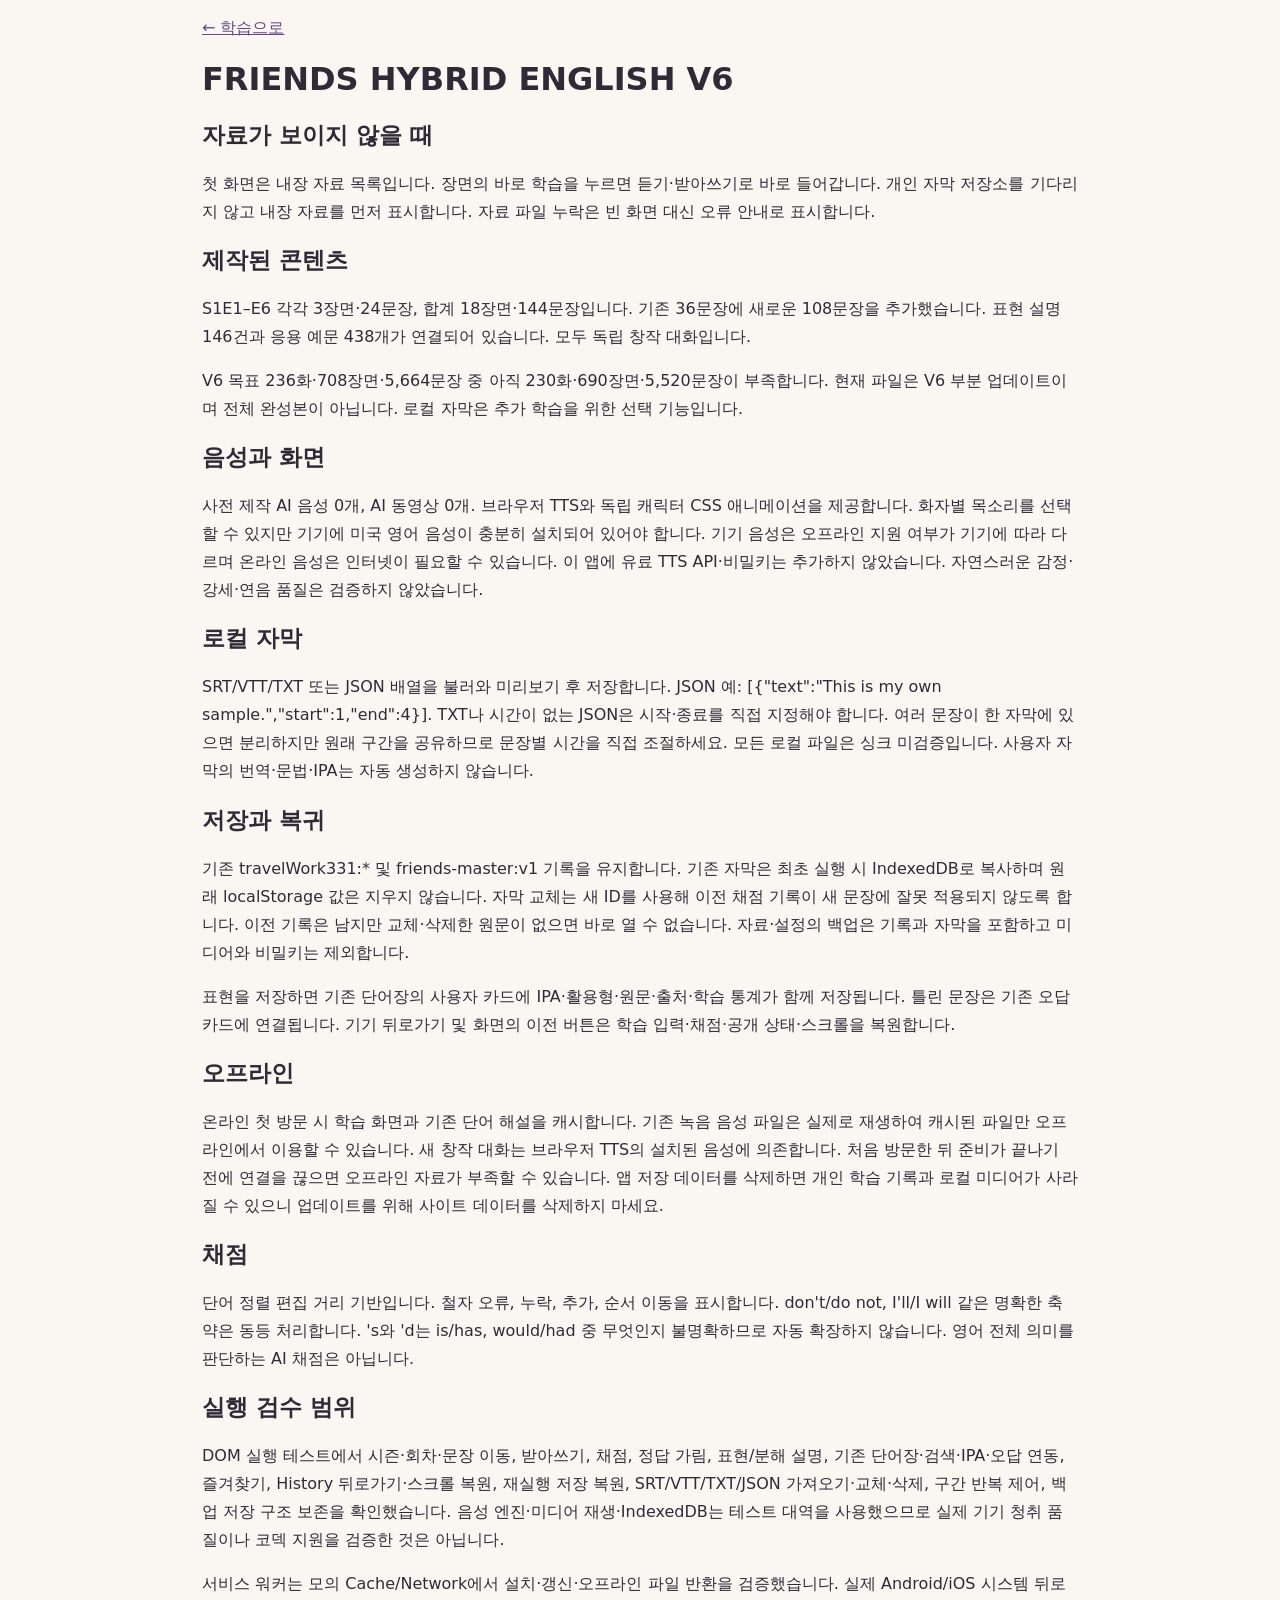
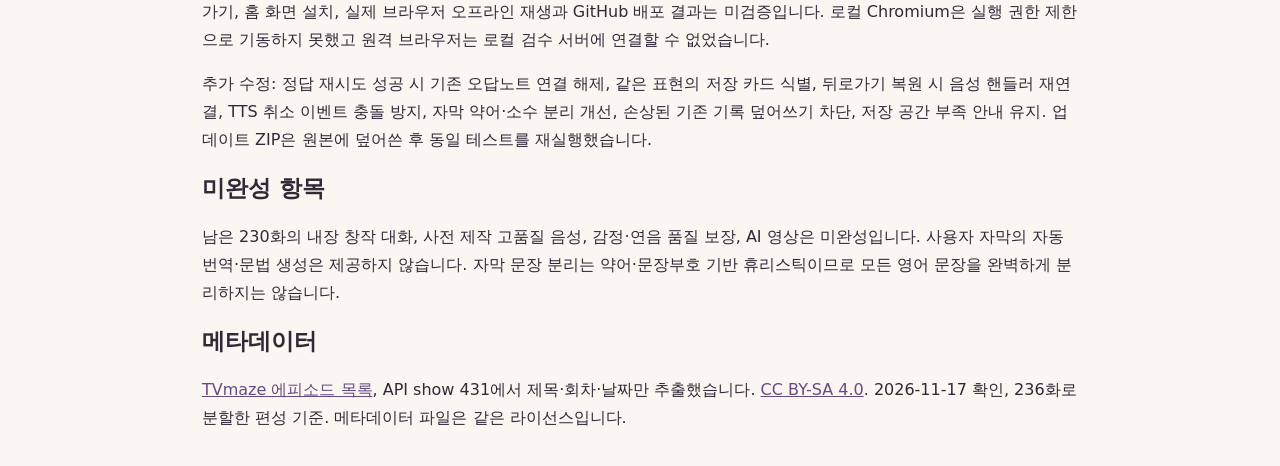
<file: FRIENDS_GUIDE.html>
<!doctype html><html lang="ko"><meta charset="utf-8"><meta name="viewport" content="width=device-width,initial-scale=1"><title>Hybrid V6 자료 현황</title><link rel="stylesheet" href="./friends.css"><main><a href="./travel-conversation.html">← 학습으로</a><h1>FRIENDS HYBRID ENGLISH V6</h1><h2>자료가 보이지 않을 때</h2><p>첫 화면은 내장 자료 목록입니다. 장면의 바로 학습을 누르면 듣기·받아쓰기로 바로 들어갑니다. 개인 자막 저장소를 기다리지 않고 내장 자료를 먼저 표시합니다. 자료 파일 누락은 빈 화면 대신 오류 안내로 표시합니다.</p><h2>제작된 콘텐츠</h2><p>S1E1–E6 각각 3장면·24문장, 합계 18장면·144문장입니다. 기존 36문장에 새로운 108문장을 추가했습니다. 표현 설명 146건과 응용 예문 438개가 연결되어 있습니다. 모두 독립 창작 대화입니다.</p><p>V6 목표 236화·708장면·5,664문장 중 아직 230화·690장면·5,520문장이 부족합니다. 현재 파일은 V6 부분 업데이트이며 전체 완성본이 아닙니다. 로컬 자막은 추가 학습을 위한 선택 기능입니다.</p><h2>음성과 화면</h2><p>사전 제작 AI 음성 0개, AI 동영상 0개. 브라우저 TTS와 독립 캐릭터 CSS 애니메이션을 제공합니다. 화자별 목소리를 선택할 수 있지만 기기에 미국 영어 음성이 충분히 설치되어 있어야 합니다. 기기 음성은 오프라인 지원 여부가 기기에 따라 다르며 온라인 음성은 인터넷이 필요할 수 있습니다. 이 앱에 유료 TTS API·비밀키는 추가하지 않았습니다. 자연스러운 감정·강세·연음 품질은 검증하지 않았습니다.</p><h2>로컬 자막</h2><p>SRT/VTT/TXT 또는 JSON 배열을 불러와 미리보기 후 저장합니다. JSON 예: [{"text":"This is my own sample.","start":1,"end":4}]. TXT나 시간이 없는 JSON은 시작·종료를 직접 지정해야 합니다. 여러 문장이 한 자막에 있으면 분리하지만 원래 구간을 공유하므로 문장별 시간을 직접 조절하세요. 모든 로컬 파일은 싱크 미검증입니다. 사용자 자막의 번역·문법·IPA는 자동 생성하지 않습니다.</p><h2>저장과 복귀</h2><p>기존 travelWork331:* 및 friends-master:v1 기록을 유지합니다. 기존 자막은 최초 실행 시 IndexedDB로 복사하며 원래 localStorage 값은 지우지 않습니다. 자막 교체는 새 ID를 사용해 이전 채점 기록이 새 문장에 잘못 적용되지 않도록 합니다. 이전 기록은 남지만 교체·삭제한 원문이 없으면 바로 열 수 없습니다. 자료·설정의 백업은 기록과 자막을 포함하고 미디어와 비밀키는 제외합니다.</p><p>표현을 저장하면 기존 단어장의 사용자 카드에 IPA·활용형·원문·출처·학습 통계가 함께 저장됩니다. 틀린 문장은 기존 오답 카드에 연결됩니다. 기기 뒤로가기 및 화면의 이전 버튼은 학습 입력·채점·공개 상태·스크롤을 복원합니다.</p><h2>오프라인</h2><p>온라인 첫 방문 시 학습 화면과 기존 단어 해설을 캐시합니다. 기존 녹음 음성 파일은 실제로 재생하여 캐시된 파일만 오프라인에서 이용할 수 있습니다. 새 창작 대화는 브라우저 TTS의 설치된 음성에 의존합니다. 처음 방문한 뒤 준비가 끝나기 전에 연결을 끊으면 오프라인 자료가 부족할 수 있습니다. 앱 저장 데이터를 삭제하면 개인 학습 기록과 로컬 미디어가 사라질 수 있으니 업데이트를 위해 사이트 데이터를 삭제하지 마세요.</p><h2>채점</h2><p>단어 정렬 편집 거리 기반입니다. 철자 오류, 누락, 추가, 순서 이동을 표시합니다. don't/do not, I'll/I will 같은 명확한 축약은 동등 처리합니다. 's와 'd는 is/has, would/had 중 무엇인지 불명확하므로 자동 확장하지 않습니다. 영어 전체 의미를 판단하는 AI 채점은 아닙니다.</p><h2>실행 검수 범위</h2><p>DOM 실행 테스트에서 시즌·회차·문장 이동, 받아쓰기, 채점, 정답 가림, 표현/분해 설명, 기존 단어장·검색·IPA·오답 연동, 즐겨찾기, History 뒤로가기·스크롤 복원, 재실행 저장 복원, SRT/VTT/TXT/JSON 가져오기·교체·삭제, 구간 반복 제어, 백업 저장 구조 보존을 확인했습니다. 음성 엔진·미디어 재생·IndexedDB는 테스트 대역을 사용했으므로 실제 기기 청취 품질이나 코덱 지원을 검증한 것은 아닙니다.</p><p>서비스 워커는 모의 Cache/Network에서 설치·갱신·오프라인 파일 반환을 검증했습니다. 실제 Android/iOS 시스템 뒤로가기, 홈 화면 설치, 실제 브라우저 오프라인 재생과 GitHub 배포 결과는 미검증입니다. 로컬 Chromium은 실행 권한 제한으로 기동하지 못했고 원격 브라우저는 로컬 검수 서버에 연결할 수 없었습니다.</p><p>추가 수정: 정답 재시도 성공 시 기존 오답노트 연결 해제, 같은 표현의 저장 카드 식별, 뒤로가기 복원 시 음성 핸들러 재연결, TTS 취소 이벤트 충돌 방지, 자막 약어·소수 분리 개선, 손상된 기존 기록 덮어쓰기 차단, 저장 공간 부족 안내 유지. 업데이트 ZIP은 원본에 덮어쓴 후 동일 테스트를 재실행했습니다.</p><h2>미완성 항목</h2><p>남은 230화의 내장 창작 대화, 사전 제작 고품질 음성, 감정·연음 품질 보장, AI 영상은 미완성입니다. 사용자 자막의 자동 번역·문법 생성은 제공하지 않습니다. 자막 문장 분리는 약어·문장부호 기반 휴리스틱이므로 모든 영어 문장을 완벽하게 분리하지는 않습니다.</p><h2>메타데이터</h2><p><a href="https://www.tvmaze.com/shows/431/friends/episodes">TVmaze 에피소드 목록</a>, API show 431에서 제목·회차·날짜만 추출했습니다. <a href="https://creativecommons.org/licenses/by-sa/4.0/">CC BY-SA 4.0</a>. 2026-11-17 확인, 236화로 분할한 편성 기준. 메타데이터 파일은 같은 라이선스입니다.</p></main></html>
</file>
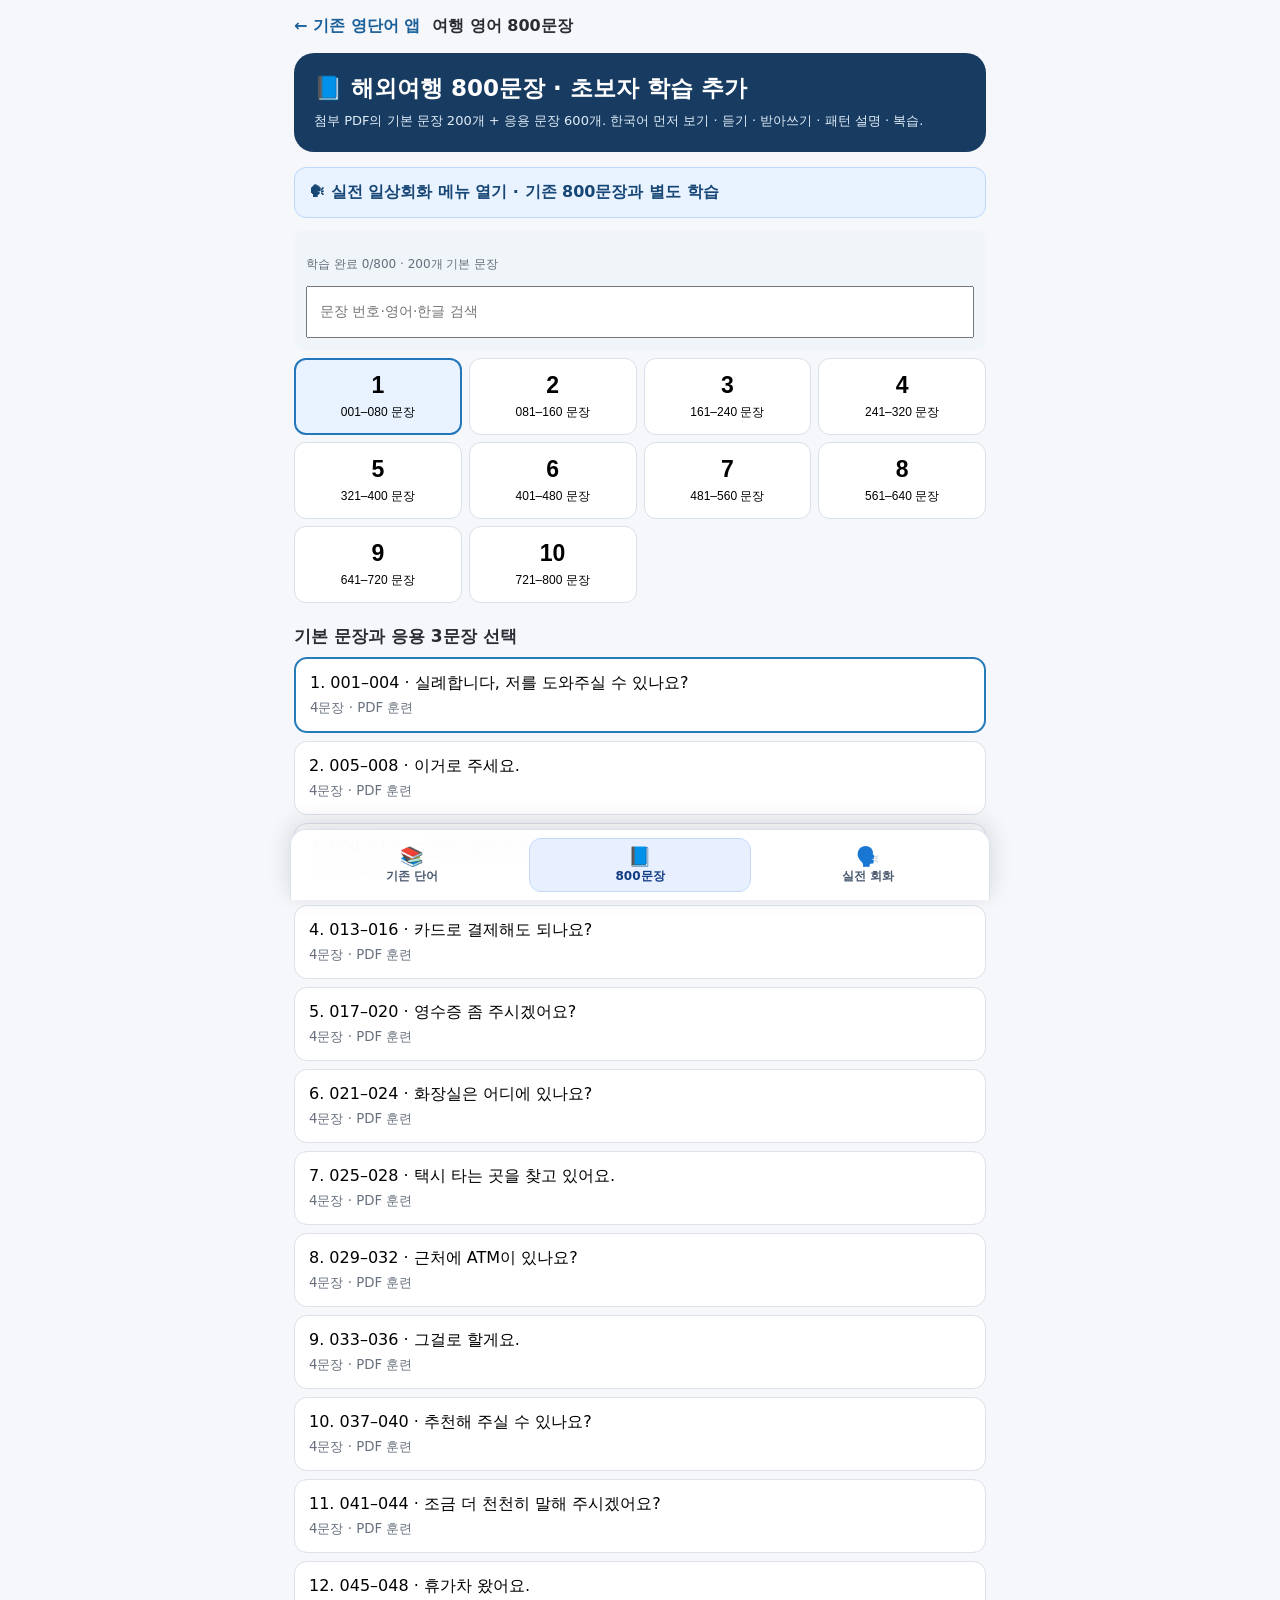
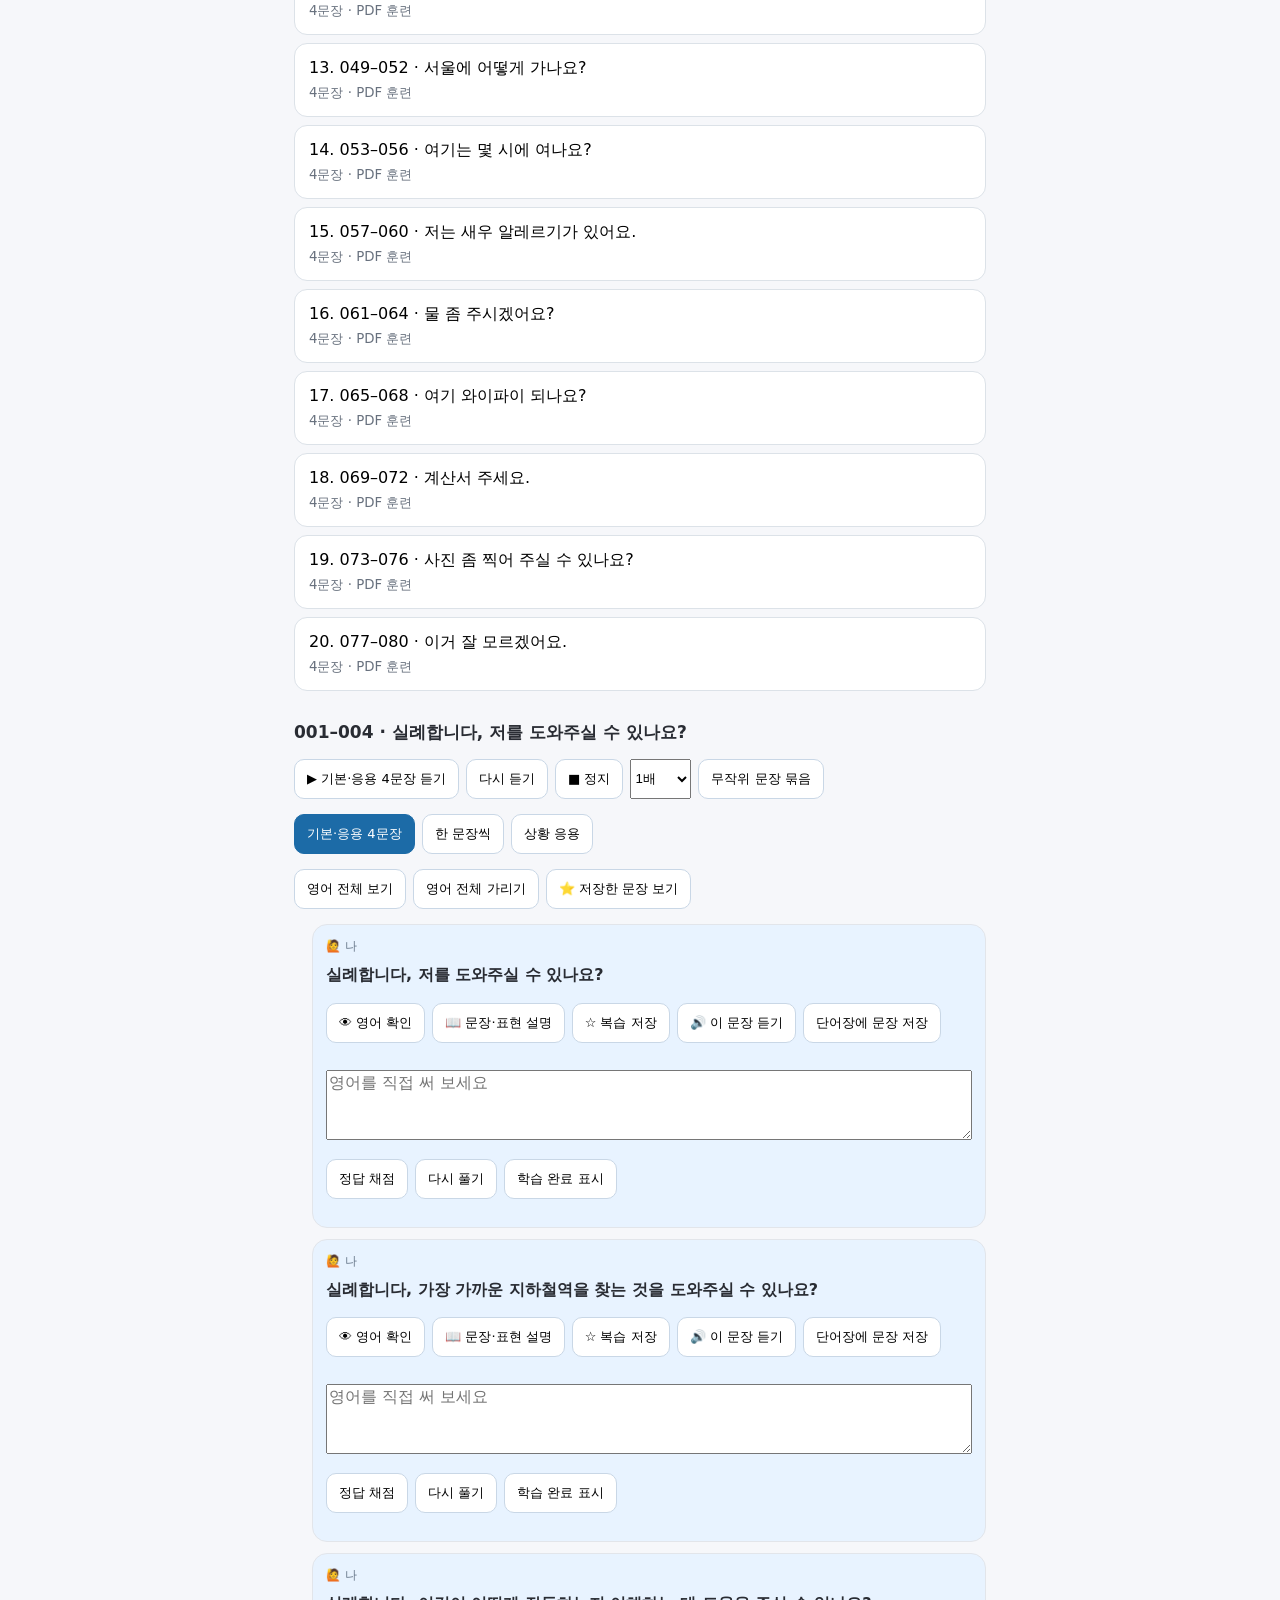
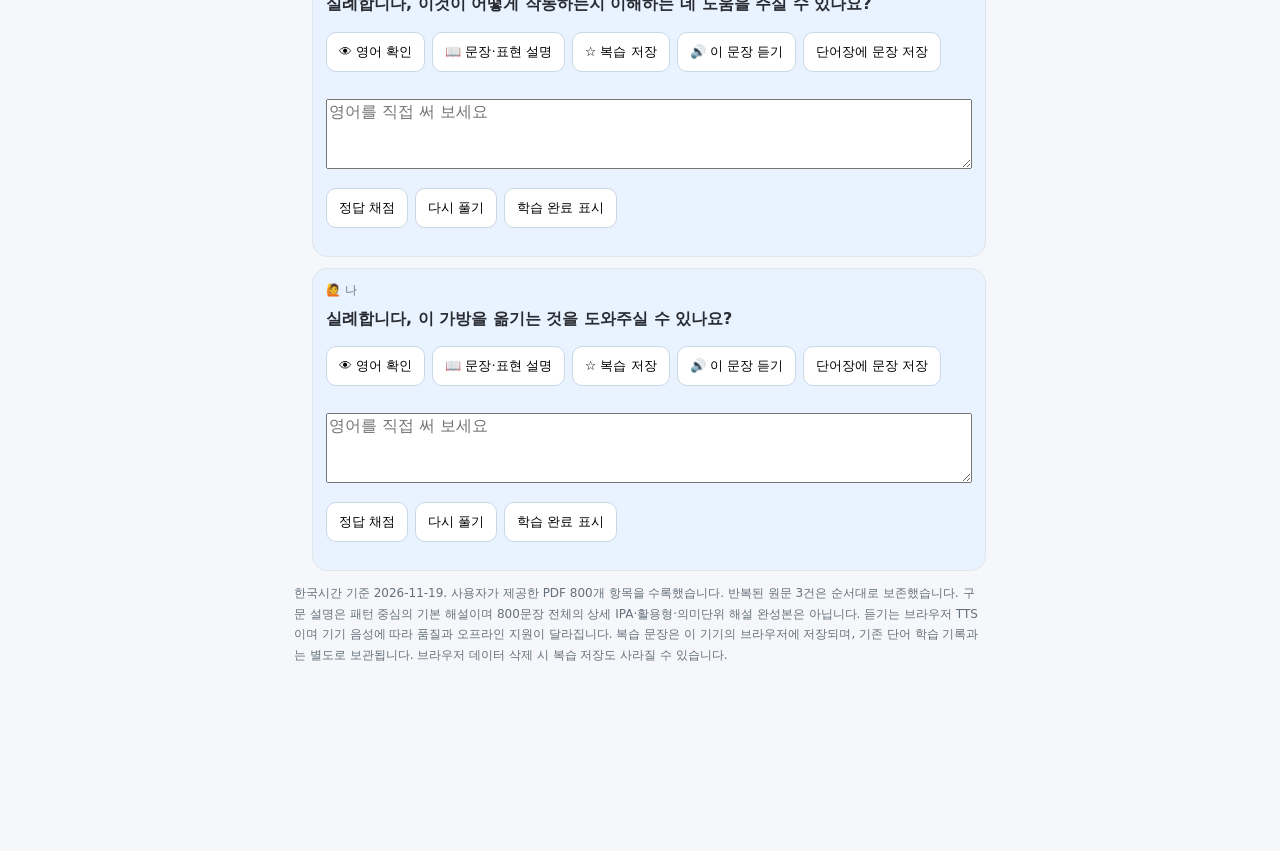
<file: travel-conversation.html>
<!doctype html><html lang="ko"><head><meta charset="utf-8"><meta name="viewport" content="width=device-width,initial-scale=1"><meta name="theme-color" content="#15100d"><title>여행 영어 800문장</title><style>:root{font-family:system-ui,-apple-system,sans-serif;color:#292c33;background:#f6f7fa}*{box-sizing:border-box}body{margin:0}.app{max-width:720px;margin:auto;padding:16px 14px 90px}.head{display:flex;align-items:center;gap:12px;margin-bottom:16px}.back{color:#195f99;text-decoration:none;font-weight:700}.hero{background:#183c61;color:white;border-radius:20px;padding:20px;margin-bottom:15px}.hero h1{margin:0 0 7px;font-size:23px}.hero p{margin:0;font-size:13px;line-height:1.6;color:#e0ecf8}.cats{display:grid;grid-template-columns:repeat(4,minmax(0,1fr));gap:7px}.cat{border:1px solid #d9e0e9;border-radius:12px;background:white;padding:10px 2px;min-height:77px;font-size:12px}.cat b{display:block;font-size:23px;margin-bottom:5px}.cat.active{border:2px solid #2476bb;background:#e8f3ff}.section{margin:22px 0 9px;font-size:17px;font-weight:800}.scenario{width:100%;text-align:left;background:white;border:1px solid #dce2e8;border-radius:13px;padding:14px;margin-bottom:8px;font:inherit}.scenario.active{border:2px solid #267bb9}.scenario small{display:block;color:#68717e;margin-top:5px}.toolbar{display:flex;gap:7px;flex-wrap:wrap;margin:15px 0}.btn{border:1px solid #c9d7e6;border-radius:10px;background:white;padding:10px 12px;font:inherit;font-size:13px;cursor:pointer}.btn.primary{background:#1c6ba7;color:white;border-color:#1c6ba7}.bubble{background:white;border-radius:15px;padding:13px;margin:11px 0;border:1px solid #e2e5ea}.bubble.me{background:#e8f3ff;margin-left:18px}.bubble.staff{margin-right:18px}.who{font-size:12px;color:#667689;margin-bottom:7px}.ko{font-size:16px;font-weight:700;line-height:1.6}.en{font-size:17px;line-height:1.65;margin:10px 0;font-weight:650}.hidden{display:none}.details{margin-top:12px;border-top:1px solid #dae2e9;padding-top:12px}.chunk{background:#f3f6f9;border:1px solid #e0e7ed;border-radius:10px;padding:10px;margin:7px 0}.chunk strong{color:#195e91}.chunk p{font-size:13px;margin:5px 0;line-height:1.65}.empty{color:#68717e}.note{font-size:12px;color:#64707b;line-height:1.7}.toast{position:fixed;bottom:15px;left:50%;transform:translateX(-50%);background:#213b54;color:white;padding:11px;border-radius:10px;display:none} .pill{display:inline-block;background:#e4effa;border-radius:30px;padding:4px 9px;font-size:11px;margin-left:6px}.stepbar{display:flex;gap:8px;align-items:center;justify-content:space-between;background:#e8f3ff;padding:12px;border-radius:12px;margin:10px 0}.chunkBtn{border:1px solid #bdd5e8;background:#edf6ff;border-radius:9px;padding:8px;margin:3px;cursor:pointer;font-size:14px}.expbox{background:#f0f5fa;border-radius:10px;padding:12px;line-height:1.7;margin:8px 0;font-size:14px}.branch{background:white;border:1px solid #cbd8e7;border-radius:12px;padding:12px;margin:9px 0} </style><link rel="manifest" href="./manifest.webmanifest"><script src="./travel-additions.js?v=20261119-800-kst"></script><script src="./travel-beginner.js?v=20261119-beginner-kst"></script><style id="beginner-theme">.tb-root{font:inherit;line-height:1.65;color:#19324b}.tb-root [hidden]{display:none!important}.tb-title{font-weight:850;font-size:17px;margin:6px 0}.tb-intro{color:#62758b;font-size:12px;margin:6px 0 12px}.tb-section{background:#f7faff;border:1px solid #d6e3f1;border-radius:12px;padding:12px;margin:10px 0}.tb-step{font-size:14px;font-weight:800;margin-bottom:10px;color:#174976}.tb-row{padding:9px 0;border-top:1px solid #e2eaf5}.tb-hint{font-size:12px;color:#5c7089;margin-bottom:3px}.tb-ko{font-size:15px;font-weight:750;margin:4px 0 8px}.tb-en{font-size:15px;color:#173e70;font-weight:750;background:#e7f1ff;padding:10px;border-radius:8px;white-space:normal;overflow-wrap:anywhere}.tb-actions{display:flex;gap:7px;margin:8px 0}.tb-button{border:1px solid #bdcce0;border-radius:9px;padding:8px 10px;background:#fff;color:#17466d;font-size:12px;cursor:pointer}.tb-button:focus-visible{outline:2px solid #3676c3}.tb-tip{color:#6a7685;font-size:12px;margin:7px 0 0}.tb-chips{display:flex;gap:7px;flex-wrap:wrap}.tb-explain{padding:10px;margin-top:9px;border:1px solid #d6e4ef;border-radius:10px;background:white;font-size:13px}.tb-explain p{margin:6px 0}.tb-more{border:1px dashed #becfe0;border-radius:9px;padding:10px;margin-top:10px}.tb-more summary{font-size:12px;font-weight:700;cursor:pointer}.tb-more .tb-row{margin-top:10px} </style><script src="./travel-grade.js?v=20261119-800-kst"></script></head><body><main class="app"><header class="head"><a class="back" href="./index.html">← 기존 영단어 앱</a><strong>여행 영어 800문장</strong></header><div class="hero"><h1>📘 해외여행 800문장 · 초보자 학습 추가</h1><p>첨부 PDF의 기본 문장 200개 + 응용 문장 600개. 한국어 먼저 보기 · 듣기 · 받아쓰기 · 패턴 설명 · 복습.</p></div><a href="./travel-daily-conversation.html?v=20261119-kst" style="display:block;margin:12px 0;padding:14px;border-radius:12px;background:#e8f3ff;border:1px solid #bdd8fa;color:#184776;font-weight:800;text-decoration:none">🗣 실전 일상회화 메뉴 열기 · 기존 800문장과 별도 학습</a><div class="cats" id="cats"></div><div class="section">기본 문장과 응용 3문장 선택</div><div id="scenarios"></div><div class="section" id="lessonTitle">문장 훈련</div><div class="toolbar"><button class="btn primary" id="viewAll">기본·응용 4문장</button><button class="btn" id="viewStep">한 문장씩</button><button class="btn" id="viewBranch">상황 응용</button></div><div id="stepControls"></div><div id="branches"></div><div class="toolbar"><button class="btn" id="showAll">영어 전체 보기</button><button class="btn" id="hideAll">영어 전체 가리기</button><button class="btn" id="review">⭐ 저장한 문장 보기</button></div><div id="lines"></div><p class="note">한국시간 기준 2026-11-19. 사용자가 제공한 PDF 800개 항목을 수록했습니다. 반복된 원문 3건은 순서대로 보존했습니다. 구문 설명은 패턴 중심의 기본 해설이며 800문장 전체의 상세 IPA·활용형·의미단위 해설 완성본은 아닙니다. 듣기는 브라우저 TTS이며 기기 음성에 따라 품질과 오프라인 지원이 달라집니다. 복습 문장은 이 기기의 브라우저에 저장되며, 기존 단어 학습 기록과는 별도로 보관됩니다. 브라우저 데이터 삭제 시 복습 저장도 사라질 수 있습니다.</p></main><div class="toast" id="toast"></div><script>

const DATA=[["1", "001–080 문장", [["001–004 · 실례합니다, 저를 도와주실 수 있나요?", ["나", "실례합니다, 저를 도와주실 수 있나요?", "Excuse me, could you help me?", "pdf800-001"], ["나", "실례합니다, 가장 가까운 지하철역을 찾는 것을 도와주실 수 있나요?", "Excuse me, could you help me find the nearest subway station?", "pdf800-002"], ["나", "실례합니다, 이것이 어떻게 작동하는지 이해하는 데 도움을 주실 수 있나요?", "Excuse me, could you help me understand how this works?", "pdf800-003"], ["나", "실례합니다, 이 가방을 옮기는 것을 도와주실 수 있나요?", "Excuse me, could you help me carry this bag?", "pdf800-004"]], ["005–008 · 이거로 주세요.", ["나", "이거로 주세요.", "I’d like this, please.", "pdf800-005"], ["나", "이거 두 개로 주세요.", "I’d like two of these, please.", "pdf800-006"], ["나", "이거 작은 사이즈로 주세요.", "I’d like this in a smaller size, please.", "pdf800-007"], ["나", "이거 한번 입어볼게요.", "I’d like to try this one on, please.", "pdf800-008"]], ["009–012 · 가격이 얼마인가요?", ["나", "가격이 얼마인가요?", "How much does it cost?", "pdf800-009"], ["나", "1인당 얼마인가요?", "How much does it cost per person?", "pdf800-010"], ["나", "왕복 비용은 얼마인가요?", "How much does it cost for a round trip?", "pdf800-011"], ["나", "배송비는 얼마인가요?", "How much does it cost to have it delivered?", "pdf800-012"]], ["013–016 · 카드로 결제해도 되나요?", ["나", "카드로 결제해도 되나요?", "Can I pay by card?", "pdf800-013"], ["나", "신용카드로 결제해도 되나요?", "Can I pay by credit card?", "pdf800-014"], ["나", "체크카드로 결제해도 되나요?", "Can I pay with a debit card?", "pdf800-015"], ["나", "비접촉 결제 가능할까요?", "Can I pay by contactless payment?", "pdf800-016"]], ["017–020 · 영수증 좀 주시겠어요?", ["나", "영수증 좀 주시겠어요?", "Could I have the receipt, please?", "pdf800-017"], ["나", "상세한 영수증 받을 수 있을까요?", "Could I have a detailed receipt, please?", "pdf800-018"], ["나", "원본 영수증 받을 수 있을까요?", "Could I have the original receipt, please?", "pdf800-019"], ["나", "인쇄된 영수증 받을 수 있을까요?", "Could I have a printed receipt, please?", "pdf800-020"]], ["021–024 · 화장실은 어디에 있나요?", ["나", "화장실은 어디에 있나요?", "Where can I find a restroom?", "pdf800-021"], ["나", "근처에 화장실이 어디 있나요?", "Where can I find a restroom nearby?", "pdf800-022"], ["나", "가장 가까운 화장실은 어디인가요?", "Where can I find the nearest restroom?", "pdf800-023"], ["나", "이 층에 화장실이 어디 있나요?", "Where can I find a restroom on this floor?", "pdf800-024"]], ["025–028 · 택시 타는 곳을 찾고 있어요.", ["나", "택시 타는 곳을 찾고 있어요.", "I’m looking for a taxi stand.", "pdf800-025"], ["나", "가장 가까운 택시 승강장을 찾고 있어요.", "I’m looking for the nearest taxi stand.", "pdf800-026"], ["나", "이 근처 택시 승강장을 찾고 있어요.", "I’m looking for a taxi stand around here.", "pdf800-027"], ["나", "출구 근처에 있는 택시 승강장을 찾고 있어요.", "I’m looking for a taxi stand near the exit.", "pdf800-028"]], ["029–032 · 근처에 ATM이 있나요?", ["나", "근처에 ATM이 있나요?", "Is there a nearby ATM?", "pdf800-029"], ["나", "이 근처에 ATM이 있나요?", "Is there an ATM around here?", "pdf800-030"], ["나", "외국 카드를 받을 수 있는 ATM이 근처에 있나요?", "Is there a nearby ATM that accepts foreign cards?", "pdf800-031"], ["나", "이 건물 안에 ATM이 있나요?", "Is there a nearby ATM in this building?", "pdf800-032"]], ["033–036 · 그걸로 할게요.", ["나", "그걸로 할게요.", "I’ll take that one.", "pdf800-033"], ["나", "그거 빨간색으로 할게요.", "I’ll take that one in red.", "pdf800-034"], ["나", "그거 큰 사이즈로 할게요.", "I’ll take that one in a larger size.", "pdf800-035"], ["나", "그거 친구를 위해 살게요.", "I’ll take that one for my friend.", "pdf800-036"]], ["037–040 · 추천해 주실 수 있나요?", ["나", "추천해 주실 수 있나요?", "Can you recommend something?", "pdf800-037"], ["나", "현지 음식을 추천해 주실 수 있나요?", "Can you recommend something local?", "pdf800-038"], ["나", "달콤한 걸 추천해 주실 수 있나요?", "Can you recommend something sweet?", "pdf800-039"], ["나", "점심 메뉴로 추천해 주실 수 있나요?", "Can you recommend something for lunch?", "pdf800-040"]], ["041–044 · 조금 더 천천히 말해 주시겠어요?", ["나", "조금 더 천천히 말해 주시겠어요?", "Could you speak a bit slower, please?", "pdf800-041"], ["나", "조금 더 크게 말해 주시겠어요?", "Could you speak a bit louder, please?", "pdf800-042"], ["나", "조금 더 또렷하게 말해 주시겠어요?", "Could you speak a bit clearer, please?", "pdf800-043"], ["나", "조금 더 쉬운 단어로 말해 주시겠어요?", "Could you speak in simpler terms, please?", "pdf800-044"]], ["045–048 · 휴가차 왔어요.", ["나", "휴가차 왔어요.", "I’m here for vacation.", "pdf800-045"], ["나", "가족 휴가로 왔어요.", "I’m here for a family vacation.", "pdf800-046"], ["나", "출장차 왔어요.", "I’m here for a business trip.", "pdf800-047"], ["나", "짧은 휴가로 왔어요.", "I’m here for a short holiday.", "pdf800-048"]], ["049–052 · 서울에 어떻게 가나요?", ["나", "서울에 어떻게 가나요?", "How do I get to Seoul?", "pdf800-049"], ["나", "서울까지 버스로 어떻게 가나요?", "How do I get to Seoul by bus?", "pdf800-050"], ["나", "여기서 서울까지 어떻게 가나요?", "How do I get to Seoul from here?", "pdf800-051"], ["나", "서울역으로 가려면 어떻게 해야 하나요?", "How do I get to Seoul Station?", "pdf800-052"]], ["053–056 · 여기는 몇 시에 여나요?", ["나", "여기는 몇 시에 여나요?", "What time does it open?", "pdf800-053"], ["나", "가게는 몇 시에 여나요?", "What time does the store open?", "pdf800-054"], ["나", "박물관은 몇 시에 여나요?", "What time does the museum open?", "pdf800-055"], ["나", "식당은 몇 시에 여나요?", "What time does the restaurant open?", "pdf800-056"]], ["057–060 · 저는 새우 알레르기가 있어요.", ["나", "저는 새우 알레르기가 있어요.", "I’m allergic to shrimp.", "pdf800-057"], ["나", "저는 땅콩 알레르기가 있어요.", "I’m allergic to peanuts.", "pdf800-058"], ["나", "저는 조개류 알레르기가 있어요.", "I’m allergic to shellfish.", "pdf800-059"], ["나", "저는 유제품 알레르기가 있어요.", "I’m allergic to dairy products.", "pdf800-060"]], ["061–064 · 물 좀 주시겠어요?", ["나", "물 좀 주시겠어요?", "Could I have some water, please?", "pdf800-061"], ["나", "얼음물 좀 주시겠어요?", "Could I have some ice water, please?", "pdf800-062"], ["나", "생수 좀 주시겠어요?", "Could I have some bottled water, please?", "pdf800-063"], ["나", "따뜻한 물 좀 주시겠어요?", "Could I have some warm water, please?", "pdf800-064"]], ["065–068 · 여기 와이파이 되나요?", ["나", "여기 와이파이 되나요?", "Do you have Wi-Fi here?", "pdf800-065"], ["나", "여기 무료 와이파이 있나요?", "Do you have free Wi-Fi here?", "pdf800-066"], ["나", "객실 내 와이파이 있나요?", "Do you have Wi-Fi in the rooms?", "pdf800-067"], ["나", "와이파이 비밀번호 있나요?", "Do you have a Wi-Fi password?", "pdf800-068"]], ["069–072 · 계산서 주세요.", ["나", "계산서 주세요.", "Can I have the check, please?", "pdf800-069"], ["나", "계산서 주세요.", "Can I have the bill, please?", "pdf800-070"], ["나", "준비되시면 계산서 주세요.", "Can I have the check when you’re ready?", "pdf800-071"], ["나", "계산서 나눠서 받을 수 있나요?", "Can I have the check split, please?", "pdf800-072"]], ["073–076 · 사진 좀 찍어 주실 수 있나요?", ["나", "사진 좀 찍어 주실 수 있나요?", "Could you take a photo for me?", "pdf800-073"], ["나", "우리 사진 좀 찍어 주실 수 있나요?", "Could you take a photo of us?", "pdf800-074"], ["나", "이 각도에서 사진 찍어 주실 수 있나요?", "Could you take a photo from this angle?", "pdf800-075"], ["나", "사진 몇 장 찍어 주실 수 있나요?", "Could you take a couple of photos for me?", "pdf800-076"]], ["077–080 · 이거 잘 모르겠어요.", ["나", "이거 잘 모르겠어요.", "I’m not sure about this.", "pdf800-077"], ["나", "시간이 잘 맞을지 모르겠어요.", "I’m not sure about the timing.", "pdf800-078"], ["나", "가격이 맞는지 모르겠어요.", "I’m not sure about the price.", "pdf800-079"], ["나", "그만한 가치가 있는지 모르겠어요.", "I’m not sure if it’s worth it.", "pdf800-080"]]]], ["2", "081–160 문장", [["081–084 · 얼마나 걸리나요?", ["나", "얼마나 걸리나요?", "How long will it take?", "pdf800-081"], ["나", "거기까지 가는 데 얼마나 걸리나요?", "How long will it take to get there?", "pdf800-082"], ["나", "끝나는 데 얼마나 걸리나요?", "How long will it take to complete?", "pdf800-083"], ["나", "배송하는 데 얼마나 걸리나요?", "How long will it take for delivery?", "pdf800-084"]], ["085–088 · 길 안내 좀 해주실 수 있나요?", ["나", "길 안내 좀 해주실 수 있나요?", "Could I have directions, please?", "pdf800-085"], ["나", "정문으로 가는 길을 알려주실 수 있나요?", "Could I have directions to the main entrance, please?", "pdf800-086"], ["나", "가장 가까운 지하철역으로 가는 길을 알려주실 수 있나요?", "Could I have directions to the nearest subway station, please?", "pdf800-087"], ["나", "걸어서 갈 수 있는 길을 알려주실 수 있나요?", "Could I have walking directions, please?", "pdf800-088"]], ["089–092 · 신용카드 받나요?", ["나", "신용카드 받나요?", "Do you take credit cards?", "pdf800-089"], ["나", "외국 신용카드 받나요?", "Do you take foreign credit cards?", "pdf800-090"], ["나", "아메리칸 익스프레스 받나요?", "Do you take American Express?", "pdf800-091"], ["나", "애플 페이 같은 디지털 결제 받나요?", "Do you take digital payments like Apple Pay?", "pdf800-092"]], ["093–096 · 이것에 대해 좀 더 설명해 주시겠어요?", ["나", "이것에 대해 좀 더 설명해 주시겠어요?", "Could you tell me more about this?", "pdf800-093"], ["나", "이것에 대해 우리에게 좀 더 설명해 주시겠어요?", "Could you tell us more about this?", "pdf800-094"], ["나", "그것에 대해 좀 더 설명해 주시겠어요?", "Could you tell me a bit more about that?", "pdf800-095"], ["나", "그들이 이것에 대해 좀 더 설명해 줄 수 있을까요?", "Could they tell me more about this?", "pdf800-096"]], ["097–100 · 여기는 어떤 음식이 유명한가요?", ["나", "여기는 어떤 음식이 유명한가요?", "What’s the local specialty here?", "pdf800-097"], ["나", "이 근처의 특산물은 무엇인가요?", "What’s the local specialty around here?", "pdf800-098"], ["나", "이 지역의 특산물은 무엇인가요?", "What’s the local specialty of this region?", "pdf800-099"], ["나", "여기서 유명한 특산물들은 무엇인가요?", "What are the local specialties here?", "pdf800-100"]], ["101–104 · 입장료가 있나요?", ["나", "입장료가 있나요?", "Is there an entrance fee?", "pdf800-101"], ["나", "필수 입장료가 있나요?", "Is there a required entrance fee?", "pdf800-102"], ["나", "성인 입장료가 있나요?", "Is there an entrance fee for adults?", "pdf800-103"], ["나", "우리가 지불해야 할 입장료가 있나요?", "Is there an entrance fee we need to pay?", "pdf800-104"]], ["105–108 · 영어를 많이 못해요.", ["나", "영어를 많이 못해요.", "I don’t speak much English.", "pdf800-105"], ["나", "영어를 많이 이해하지 못해요.", "I don’t understand much English.", "pdf800-106"], ["나", "영어를 잘 못해요.", "I don’t speak English very well.", "pdf800-107"], ["나", "영어를 거의 못해요.", "I don’t really speak much English at all.", "pdf800-108"]], ["109–112 · 그냥 둘러보는 중이에요, 감사합니다.", ["나", "그냥 둘러보는 중이에요, 감사합니다.", "I’m just looking, thank you.", "pdf800-109"], ["나", "그냥 둘러보는 중이에요, 감사합니다.", "I’m just looking around, thank you.", "pdf800-110"], ["나", "그냥 구경 중이에요, 감사합니다.", "I’m just browsing, thank you.", "pdf800-111"], ["나", "그냥 보러 온 거예요, 감사합니다.", "I’m just here to look, thank you.", "pdf800-112"]], ["113–116 · 다시 한 번 말씀해 주시겠어요?", ["나", "다시 한 번 말씀해 주시겠어요?", "Could you repeat that, please?", "pdf800-113"], ["나", "말씀하신 걸 다시 한 번 해주실 수 있나요?", "Could you repeat what you said, please?", "pdf800-114"], ["나", "그걸 한 번 더 말씀해 주시겠어요?", "Could you say that one more time, please?", "pdf800-115"], ["나", "천천히 다시 한 번 말씀해 주시겠어요?", "Could you repeat that slowly, please?", "pdf800-116"]], ["117–120 · 표는 어디서 살 수 있나요?", ["나", "표는 어디서 살 수 있나요?", "Where can I buy tickets?", "pdf800-117"], ["나", "표는 어디서 살 수 있나요?", "Where can I buy the tickets?", "pdf800-118"], ["나", "표는 어디서 살 수 있을까요?", "Where can we buy tickets?", "pdf800-119"], ["나", "이 행사의 표는 어디서 살 수 있나요?", "Where could I buy the tickets for this event?", "pdf800-120"]], ["121–124 · 펜을 빌릴 수 있을까요?", ["나", "펜을 빌릴 수 있을까요?", "Could I borrow a pen, please?", "pdf800-121"], ["나", "당신의 펜을 빌릴 수 있을까요?", "Could I borrow your pen, please?", "pdf800-122"], ["나", "잠시 펜을 빌릴 수 있을까요?", "Could I borrow a pen for a moment, please?", "pdf800-123"], ["나", "이것에 서명하기 위해 펜을 빌릴 수 있을까요?", "Could I borrow a pen to sign this, please?", "pdf800-124"]], ["125–128 · 여기가 공항에 가깝나요?", ["나", "여기가 공항에 가깝나요?", "Is this close to the airport?", "pdf800-125"], ["나", "이곳은 공항과 가깝나요?", "Is this place close to the airport?", "pdf800-126"], ["나", "이 건물은 공항과 가깝나요?", "Is this building close to the airport?", "pdf800-127"], ["나", "이 지역은 공항과 가깝나요?", "Is this area close to the airport?", "pdf800-128"]], ["129–132 · 금방 돌아올게요.", ["나", "금방 돌아올게요.", "I’ll be back soon.", "pdf800-129"], ["나", "곧 돌아올게요.", "I’ll be back shortly.", "pdf800-130"], ["나", "잠시 후에 돌아올게요.", "I’ll be back in a little while.", "pdf800-131"], ["나", "곧 돌아올게요.", "I’ll be back before long.", "pdf800-132"]], ["133–136 · 죄송해요, 잘 못 들었어요.", ["나", "죄송해요, 잘 못 들었어요.", "I’m sorry, I didn’t catch that.", "pdf800-133"], ["나", "죄송해요, 잘 들리지 않았어요.", "I’m sorry, I didn’t hear that clearly.", "pdf800-134"], ["나", "죄송해요, 말씀하신 걸 놓쳤어요.", "I’m sorry, I missed what you said.", "pdf800-135"], ["나", "죄송해요, 마지막 부분을 못 들었어요.", "I’m sorry, I couldn’t catch that last part.", "pdf800-136"]], ["137–140 · 채식 옵션이 있나요?", ["나", "채식 옵션이 있나요?", "Is there a vegetarian option?", "pdf800-137"], ["나", "여기 채식 옵션이 있나요?", "Is there a vegetarian option available here?", "pdf800-138"], ["나", "추천해 주실 만한 채식 옵션이 있나요?", "Is there a vegetarian option that you would recommend?", "pdf800-139"], ["나", "오늘 메뉴에 채식 옵션이 있나요?", "Is there a vegetarian option on today’s menu?", "pdf800-140"]], ["141–144 · 거기까지 가는 데 시간이 얼마나 걸리나요?", ["나", "거기까지 가는 데 시간이 얼마나 걸리나요?", "How much time do I need to get there?", "pdf800-141"], ["나", "버스로 가는 데 시간이 얼마나 걸리나요?", "How much time do I need to reach there by bus?", "pdf800-142"], ["나", "걸어서 가는 데 시간이 얼마나 걸리나요?", "How much time do I need if I walk there?", "pdf800-143"], ["나", "출퇴근 시간에는 시간이 얼마나 걸리나요?", "How much time would I need during rush hour?", "pdf800-144"]], ["145–148 · 봉지 하나 받을 수 있을까요?", ["나", "봉지 하나 받을 수 있을까요?", "Can I get a bag, please?", "pdf800-145"], ["나", "이거 담을 봉지 하나 받을 수 있을까요?", "Can I get a bag to carry this, please?", "pdf800-146"], ["나", "봉지 하나 더 받을 수 있을까요?", "Can I get an extra bag, please?", "pdf800-147"], ["나", "이거 작은 봉지에 담아 주실 수 있나요?", "Can I get a small bag for this, please?", "pdf800-148"]], ["149–152 · 이거 매운가요?", ["나", "이거 매운가요?", "Is this spicy?", "pdf800-149"], ["나", "이거 매운가요, 아니면 순한가요?", "Is this spicy or mild?", "pdf800-150"], ["나", "대부분 사람에게 매운 편인가요?", "Is this spicy for most people?", "pdf800-151"], ["나", "다른 요리에 비해 매운가요?", "Is this spicy compared to other dishes?", "pdf800-152"]], ["153–156 · 이거 맛볼 수 있나요?", ["나", "이거 맛볼 수 있나요?", "Can I taste this?", "pdf800-153"], ["나", "이거 맛보기 시식해 볼 수 있나요?", "Can I taste a sample of this?", "pdf800-154"], ["나", "주문 전에 맛볼 수 있나요?", "Can I taste this before ordering?", "pdf800-155"], ["나", "가능하다면 이거 맛볼 수 있을까요?", "Can I taste this if it’s okay?", "pdf800-156"]], ["157–160 · 출구는 어디인가요?", ["나", "출구는 어디인가요?", "Where is the exit?", "pdf800-157"], ["나", "가장 가까운 출구는 어디인가요?", "Where is the nearest exit?", "pdf800-158"], ["나", "여기서 주 출구는 어디인가요?", "Where is the main exit from here?", "pdf800-159"], ["나", "이 건물의 출구는 어디인가요?", "Where is the exit for this building?", "pdf800-160"]]]], ["3", "161–240 문장", [["161–164 · 먹을 만한 좋은 곳 추천해 주시겠어요?", ["나", "먹을 만한 좋은 곳 추천해 주시겠어요?", "Could you suggest a good place to eat?", "pdf800-161"], ["나", "근처에 먹을 만한 좋은 곳을 추천해 주시겠어요?", "Could you suggest a good place to eat nearby?", "pdf800-162"], ["나", "경치가 좋은 식당을 추천해 주시겠어요?", "Could you suggest a good place to eat with a view?", "pdf800-163"], ["나", "현지 음식을 먹을 만한 좋은 곳을 추천해 주시겠어요?", "Could you suggest a good place to eat something local?", "pdf800-164"]], ["165–168 · 이 상품은 환불이 되나요?", ["나", "이 상품은 환불이 되나요?", "Is this item refundable?", "pdf800-165"], ["나", "사용하지 않은 경우 이 상품은 환불되나요?", "Is this item refundable if it’s unused?", "pdf800-166"], ["나", "이 상품은 30일 이내에 환불되나요?", "Is this item refundable within 30 days?", "pdf800-167"], ["나", "영수증이 있으면 이 상품은 환불되나요?", "Is this item refundable with a receipt?", "pdf800-168"]], ["169–172 · 나중에 다시 올게요.", ["나", "나중에 다시 올게요.", "I’ll come back later.", "pdf800-169"], ["나", "조금 있다가 다시 올게요.", "I’ll come back a bit later.", "pdf800-170"], ["나", "오후에 다시 올게요.", "I’ll come back in the afternoon.", "pdf800-171"], ["나", "필요하면 내일 다시 올게요.", "I’ll come back tomorrow if needed.", "pdf800-172"]], ["173–176 · 포장해 주실 수 있나요?", ["나", "포장해 주실 수 있나요?", "Can I get this to-go?", "pdf800-173"], ["나", "이것들 포장해 주실 수 있나요?", "Can I get these to-go?", "pdf800-174"], ["나", "이거 포장 부탁드려요.", "Can I get it to-go, please?", "pdf800-175"], ["나", "주문한 걸 포장해 주실 수 있나요?", "Can I get my order to-go?", "pdf800-176"]], ["177–180 · 지도가 있나요?", ["나", "지도가 있나요?", "Do you have a map?", "pdf800-177"], ["나", "이 지역의 지도가 있나요?", "Do you have a map of this area?", "pdf800-178"], ["나", "이용 가능한 지도가 있나요?", "Do you have any maps available?", "pdf800-179"], ["나", "영어 지도가 있나요?", "Do you have a map in English?", "pdf800-180"]], ["181–184 · 저는 출장으로 왔어요.", ["나", "저는 출장으로 왔어요.", "I’m here for business.", "pdf800-181"], ["나", "출장으로 왔어요.", "I’m here on a business trip.", "pdf800-182"], ["나", "업무차 왔어요.", "I’m here for work purposes.", "pdf800-183"], ["나", "비즈니스 미팅 때문에 왔어요.", "I’m here for a business meeting.", "pdf800-184"]], ["185–188 · 당신이 좋아하는 현지 음식은 무엇인가요?", ["나", "당신이 좋아하는 현지 음식은 무엇인가요?", "What’s your favorite local dish?", "pdf800-185"], ["나", "이 지역에서 좋아하는 음식이 무엇인가요?", "What’s your favorite dish from this area?", "pdf800-186"], ["나", "개인적으로 좋아하는 현지 음식이 무엇인가요?", "What’s your personal favorite local food?", "pdf800-187"], ["나", "추천해주고 싶은 최고의 현지 요리는 무엇인가요?", "What’s the best local dish you’d recommend?", "pdf800-188"]], ["189–192 · 조용한 방으로 부탁드려요.", ["나", "조용한 방으로 부탁드려요.", "I’d like a quiet room, please.", "pdf800-189"], ["나", "경치가 보이는 조용한 방으로 부탁드려요.", "I’d like a quiet room with a view, please.", "pdf800-190"], ["나", "조용한 고층 방으로 부탁드려요.", "I’d like a quiet room on a higher floor, please.", "pdf800-191"], ["나", "가능하다면 좀 더 조용한 방으로 부탁드려요.", "I’d like a quieter room if possible, please.", "pdf800-192"]], ["193–196 · 리필해 주실 수 있나요?", ["나", "리필해 주실 수 있나요?", "Can I get a refill?", "pdf800-193"], ["나", "커피 리필해 주실 수 있나요?", "Can I get a refill on my coffee?", "pdf800-194"], ["나", "리필 가능할까요?", "Can I get a refill, please?", "pdf800-195"], ["나", "이거 한 번 더 리필해 주실 수 있나요?", "Can I get another refill of this?", "pdf800-196"]], ["197–200 · 여기서 사진을 찍어도 되나요?", ["나", "여기서 사진을 찍어도 되나요?", "Is it OK to take photos here?", "pdf800-197"], ["나", "이 근처에서 사진을 찍어도 되나요?", "Is it OK to take photos around here?", "pdf800-198"], ["나", "이 구역에서 사진 촬영이 가능한가요?", "Is it OK to take photos in this area?", "pdf800-199"], ["나", "여기서 플래시를 켜고 사진 찍어도 되나요?", "Is it OK to take photos with flash here?", "pdf800-200"]], ["201–204 · 여기서 경치가 잘 보이나요?", ["나", "여기서 경치가 잘 보이나요?", "Is there a good view from here?", "pdf800-201"], ["나", "여기서 도시가 잘 보이나요?", "Is there a good view of the city from here?", "pdf800-202"], ["나", "여기서 산 경치가 잘 보이나요?", "Is there a good view of the mountains from here?", "pdf800-203"], ["나", "발코니에서 경치가 잘 보이나요?", "Is there a good view from the balcony?", "pdf800-204"]], ["205–208 · 잠깐만 시간 좀 주실래요?", ["나", "잠깐만 시간 좀 주실래요?", "Could you give me a minute?", "pdf800-205"], ["나", "잠깐만 시간 좀 주시겠어요?", "Could you give me just a minute?", "pdf800-206"], ["나", "잠깐만 시간을 주실래요?", "Could you give us a moment, please?", "pdf800-207"], ["나", "몇 분 정도 시간 좀 주시겠어요?", "Could you give me a few minutes?", "pdf800-208"]], ["209–212 · 할인 혜택이 있나요?", ["나", "할인 혜택이 있나요?", "Do you offer any discounts?", "pdf800-209"], ["나", "학생 할인 혜택이 있나요?", "Do you offer any discounts for students?", "pdf800-210"], ["나", "단체 할인 혜택이 있나요?", "Do you offer any discounts for groups?", "pdf800-211"], ["나", "주중에 할인 혜택이 있나요?", "Do you offer any discounts during weekdays?", "pdf800-212"]], ["213–216 · 가장 가까운 약국이 어디인가요?", ["나", "가장 가까운 약국이 어디인가요?", "Where is the nearest pharmacy?", "pdf800-213"], ["나", "이 근처에 가장 가까운 약국이 어디인가요?", "Where is the nearest pharmacy around here?", "pdf800-214"], ["나", "가장 가까운 약국은 어디에서 찾을 수 있나요?", "Where can I find the nearest pharmacy?", "pdf800-215"], ["나", "지금 문을 연 가장 가까운 약국은 어디인가요?", "Where’s the nearest pharmacy open now?", "pdf800-216"]], ["217–220 · 문을 몇 시까지 여시나요?", ["나", "문을 몇 시까지 여시나요?", "How late are you open?", "pdf800-217"], ["나", "오늘은 몇 시까지 여시나요?", "How late are you open today?", "pdf800-218"], ["나", "주말에는 몇 시까지 여시나요?", "How late do you stay open during weekends?", "pdf800-219"], ["나", "우리가 몇 시까지 방문할 수 있나요?", "How late can we come by?", "pdf800-220"]], ["221–224 · 잔돈이 필요해요.", ["나", "잔돈이 필요해요.", "I need some change, please.", "pdf800-221"], ["나", "버스 탈 잔돈이 필요해요.", "I need some change for the bus, please.", "pdf800-222"], ["나", "큰 지폐를 잔돈으로 바꿔주세요.", "I need some change for a larger bill, please.", "pdf800-223"], ["나", "주차 요금 낼 잔돈이 필요해요.", "I need some change to pay for parking.", "pdf800-224"]], ["225–228 · 싱글룸으로 부탁드립니다.", ["나", "싱글룸으로 부탁드립니다.", "I’d like a single room, please.", "pdf800-225"], ["나", "오늘 밤에 묵을 싱글룸 부탁드려요.", "I’d like a single room for tonight, please.", "pdf800-226"], ["나", "경치가 보이는 싱글룸 부탁드려요.", "I’d like a single room with a view, please.", "pdf800-227"], ["나", "조식이 포함된 싱글룸 부탁드려요.", "I’d like a single room with breakfast included, please.", "pdf800-228"]], ["229–232 · 근처에서 열리는 행사 있나요?", ["나", "근처에서 열리는 행사 있나요?", "Are there any events happening nearby?", "pdf800-229"], ["나", "이 근처에서 열리는 행사가 있나요?", "Are there any events happening in the area?", "pdf800-230"], ["나", "이 근처에서 열리는 문화 행사가 있나요?", "Are there any cultural events happening nearby?", "pdf800-231"], ["나", "이번 주말에 특별한 행사가 열리나요?", "Are there any special events happening this weekend?", "pdf800-232"]], ["233–236 · 좋은 디저트 추천해 주실 수 있나요?", ["나", "좋은 디저트 추천해 주실 수 있나요?", "Can you recommend a good dessert?", "pdf800-233"], ["나", "이 근처에서 좋은 디저트를 추천해 주실 수 있나요?", "Can you recommend a good dessert around here?", "pdf800-234"], ["나", "한번 먹어볼 만한 좋은 디저트를 추천해 주실 수 있나요?", "Can you recommend a good dessert to try?", "pdf800-235"], ["나", "이 지역에서 인기 있는 디저트를 추천해 주실 수 있나요?", "Can you recommend a popular dessert in this area?", "pdf800-236"]], ["237–240 · 이곳에서 이동하기 좋은 방법은 무엇인가요?", ["나", "이곳에서 이동하기 좋은 방법은 무엇인가요?", "What’s the best way to get around here?", "pdf800-237"], ["나", "차 없이 이곳을 돌아다니기 좋은 방법은 무엇인가요?", "What’s the best way to get around here without a car?", "pdf800-238"], ["나", "이곳을 빠르게 이동하기 좋은 방법은 무엇인가요?", "What’s the best way to get around here quickly?", "pdf800-239"], ["나", "여행객이 이곳을 돌아다니기 좋은 방법은 무엇인가요?", "What’s the best way to get around here for tourists?", "pdf800-240"]]]], ["4", "241–320 문장", [["241–244 · 영어 메뉴판이 있나요?", ["나", "영어 메뉴판이 있나요?", "Do you have an English menu?", "pdf800-241"], ["나", "영어 메뉴판이 준비되어 있나요?", "Do you have an English menu available?", "pdf800-242"], ["나", "영어 메뉴판이 혹시 있나요?", "Do you happen to have an English menu?", "pdf800-243"], ["나", "이 섹션에 대한 영어 메뉴판이 있나요?", "Do you have an English menu for this section?", "pdf800-244"]], ["245–248 · 그거 가까이서 볼 수 있을까요?", ["나", "그거 가까이서 볼 수 있을까요?", "Could I see that up close?", "pdf800-245"], ["나", "그거 좀 더 가까이서 볼 수 있을까요?", "Could I take a closer look at that?", "pdf800-246"], ["나", "그거 좀 더 가까이서 볼 수 있을까요?", "Could I see that a bit closer, please?", "pdf800-247"], ["나", "그거 들어서 가까이 볼 수 있을까요?", "Could I hold that to see it up close?", "pdf800-248"]], ["249–252 · 여기는 밤에 안전한가요?", ["나", "여기는 밤에 안전한가요?", "Is this area safe at night?", "pdf800-249"], ["나", "이 동네는 밤에 안전한가요?", "Is this neighborhood safe at night?", "pdf800-250"], ["나", "이 근처는 대체로 밤에 안전한가요?", "Is it generally safe around here at night?", "pdf800-251"], ["나", "이 지역은 어두워진 후에도 안전한 편인가요?", "Is this area considered safe after dark?", "pdf800-252"]], ["253–256 · 마지막 버스/기차는 몇 시에 있나요?", ["나", "마지막 버스/기차는 몇 시에 있나요?", "What time is the last bus/train?", "pdf800-253"], ["나", "도시로 가는 마지막 버스는 몇 시인가요?", "What time is the last bus to the city?", "pdf800-254"], ["나", "이 노선의 마지막 기차는 몇 시인가요?", "What time is the last train on this line?", "pdf800-255"], ["나", "여기서 출발하는 마지막 버스는 몇 시에 떠나나요?", "What time does the last bus leave from here?", "pdf800-256"]], ["257–260 · 이것의 샘플을 먹어볼 수 있나요?", ["나", "이것의 샘플을 먹어볼 수 있나요?", "Could I try a sample of this?", "pdf800-257"], ["나", "이거 작은 샘플을 맛볼 수 있나요?", "Could I try a small sample of this?", "pdf800-258"], ["나", "이거 맛보기 샘플을 먹어볼 수 있을까요?", "Could I have a taste sample of this, please?", "pdf800-259"], ["나", "이거 맛을 보기 위해 샘플을 먹어볼 수 있을까요?", "Could I try a sample to see how it tastes?", "pdf800-260"]], ["261–264 · 오늘 밤 좋은 공연이 있나요?", ["나", "오늘 밤 좋은 공연이 있나요?", "Are there any good shows tonight?", "pdf800-261"], ["나", "오늘 밤 인기 있는 공연이 있나요?", "Are there any popular shows tonight?", "pdf800-262"], ["나", "오늘 밤 좋은 공연이 있나요?", "Are there any good performances happening tonight?", "pdf800-263"], ["나", "오늘 밤 꼭 봐야 할 공연이 있나요?", "Are there any must-see shows tonight?", "pdf800-264"]], ["265–268 · 길 안내가 필요해요.", ["나", "길 안내가 필요해요.", "I need some help with directions.", "pdf800-265"], ["나", "길 찾는 데 도움이 필요해요.", "I need some help finding my way.", "pdf800-266"], ["나", "호텔로 가는 길 안내가 필요해요.", "I need some help with the directions to my hotel.", "pdf800-267"], ["나", "이 근처의 길 안내가 필요해요.", "I need some help with directions around here.", "pdf800-268"]], ["269–272 · 이거 영어로 어떻게 말하나요?", ["나", "이거 영어로 어떻게 말하나요?", "How do you say this in English?", "pdf800-269"], ["나", "이걸 영어로 어떻게 말하나요?", "How would you say this in English?", "pdf800-270"], ["나", "이걸 영어로 어떻게 표현하나요?", "How do you express this in English?", "pdf800-271"], ["나", "이거 영어로 뭐라고 말하나요?", "How can I say this in English?", "pdf800-272"]], ["273–276 · 현지 시장 추천해 주실래요?", ["나", "현지 시장 추천해 주실래요?", "Could you recommend a local market?", "pdf800-273"], ["나", "인기 있는 현지 시장을 추천해 주실 수 있나요?", "Could you recommend a popular local market?", "pdf800-274"], ["나", "전통적인 현지 시장을 추천해 주실 수 있나요?", "Could you recommend a traditional local market?", "pdf800-275"], ["나", "이 근처에 있는 현지 시장을 추천해 주실 수 있나요?", "Could you recommend a local market nearby?", "pdf800-276"]], ["277–280 · 환전은 어디에서 할 수 있나요?", ["나", "환전은 어디에서 할 수 있나요?", "Where can I exchange currency?", "pdf800-277"], ["나", "이 근처에서 환전할 수 있는 곳이 어디인가요?", "Where can I exchange currency around here?", "pdf800-278"], ["나", "가장 가까운 환전소가 어디인가요?", "Where is the nearest place to exchange currency?", "pdf800-279"], ["나", "환전할 수 있는 곳이 어디인가요?", "Where can I go to exchange currency?", "pdf800-280"]], ["281–284 · 뭘 주문할지 모르겠어요.", ["나", "뭘 주문할지 모르겠어요.", "I’m not sure what to order.", "pdf800-281"], ["나", "이 메뉴에서 뭘 주문할지 모르겠어요.", "I’m not sure what to order from this menu.", "pdf800-282"], ["나", "메인 요리로 뭘 주문할지 모르겠어요.", "I’m not sure what to order as a main dish.", "pdf800-283"], ["나", "디저트로 뭘 주문할지 모르겠어요.", "I’m not sure what to order for dessert.", "pdf800-284"]], ["285–288 · 추천해 주실 거 있나요?", ["나", "추천해 주실 거 있나요?", "Do you have any suggestions?", "pdf800-285"], ["나", "다른 추천해 주실 것 있나요?", "Do you have any other suggestions?", "pdf800-286"], ["나", "뭘 시도해 보면 좋을지 추천해 주실 거 있나요?", "Do you have any suggestions on what to try?", "pdf800-287"], ["나", "좋은 음료 추천해 주실 거 있나요?", "Do you have any suggestions for a good drink?", "pdf800-288"]], ["289–292 · 가장 가까운 버스 정류장은 얼마나 먼가요?", ["나", "가장 가까운 버스 정류장은 얼마나 먼가요?", "How far is the nearest bus stop?", "pdf800-289"], ["나", "여기서 가장 가까운 버스 정류장은 얼마나 먼가요?", "How far is the nearest bus stop from here?", "pdf800-290"], ["나", "가장 가까운 버스 정류장까지 얼마나 되나요?", "How far is it to the closest bus stop?", "pdf800-291"], ["나", "가장 가까운 버스 정류장까지 걸어서 얼마나 가야 하나요?", "How far would I need to walk to the nearest bus stop?", "pdf800-292"]], ["293–296 · 창가 자리로 부탁드려요.", ["나", "창가 자리로 부탁드려요.", "Can I get a window seat?", "pdf800-293"], ["나", "이 비행기의 창가 자리를 받을 수 있을까요?", "Can I get a window seat for this flight?", "pdf800-294"], ["나", "두 명이 앉을 수 있는 창가 자리를 받을 수 있을까요?", "Can I get a window seat for two?", "pdf800-295"], ["나", "가능하다면 창가 자리를 받을 수 있을까요?", "Can I get a window seat if available?", "pdf800-296"]], ["297–300 · 관광 안내소가 근처에 있나요?", ["나", "관광 안내소가 근처에 있나요?", "Is there a tourist information center around?", "pdf800-297"], ["나", "근처에 관광 안내소가 있나요?", "Is there a tourist information center nearby?", "pdf800-298"], ["나", "이 지역에 관광 안내소가 있나요?", "Is there a tourist information center in this area?", "pdf800-299"], ["나", "지금 열려 있는 관광 안내소가 있나요?", "Is there a tourist information center open now?", "pdf800-300"]], ["301–304 · 와이파이 연결 방법이 어떻게 되나요?", ["나", "와이파이 연결 방법이 어떻게 되나요?", "How do I connect to the Wi-Fi?", "pdf800-301"], ["나", "여기 와이파이 네트워크에 어떻게 연결하나요?", "How do I connect to the Wi-Fi network here?", "pdf800-302"], ["나", "호텔 와이파이에 어떻게 연결하나요?", "How do I connect to the hotel’s Wi-Fi?", "pdf800-303"], ["나", "무료 와이파이에 어떻게 연결하나요?", "How do I connect to the free Wi-Fi?", "pdf800-304"]], ["305–308 · 올바른 방향을 알려주실 수 있나요?", ["나", "올바른 방향을 알려주실 수 있나요?", "Could you point me in the right direction?", "pdf800-305"], ["나", "제가 가야 할 방향을 알려주실 수 있나요?", "Could you point me in the direction I should go?", "pdf800-306"], ["나", "그곳에 가기 위한 올바른 방향을 알려주실 수 있나요?", "Could you point us in the right direction to get there?", "pdf800-307"], ["나", "출구로 가는 올바른 방향을 알려주실 수 있나요?", "Could you point me in the right direction to the exit?", "pdf800-308"]], ["309–312 · 가이드북을 주세요.", ["나", "가이드북을 주세요.", "I’d like a guidebook, please.", "pdf800-309"], ["나", "이 지역의 가이드북을 주세요.", "I’d like a guidebook for this area, please.", "pdf800-310"], ["나", "현지 가이드북을 주세요.", "I’d like a local guidebook, please.", "pdf800-311"], ["나", "영어 가이드북을 주세요.", "I’d like a guidebook in English, please.", "pdf800-312"]], ["313–316 · 여기 팁 문화가 어떻게 되나요?", ["나", "여기 팁 문화가 어떻게 되나요?", "What’s the tipping policy here?", "pdf800-313"], ["나", "이 레스토랑의 팁 문화가 어떻게 되나요?", "What’s the tipping policy at this restaurant?", "pdf800-314"], ["나", "이 서비스에 대한 팁 문화가 어떻게 되나요?", "What’s the tipping policy for this service?", "pdf800-315"], ["나", "이 나라의 일반적인 팁 문화는 어떻게 되나요?", "What’s the general tipping policy in this country?", "pdf800-316"]], ["317–320 · 조용한 장소 추천해 주실 수 있나요?", ["나", "조용한 장소 추천해 주실 수 있나요?", "Can you recommend a quiet place?", "pdf800-317"], ["나", "근처에 조용한 장소를 추천해 주실 수 있나요?", "Can you recommend a quiet place nearby?", "pdf800-318"], ["나", "쉬기 좋은 조용한 장소를 추천해 주실 수 있나요?", "Can you recommend a quiet place to relax?", "pdf800-319"], ["나", "독서하기 좋은 조용한 장소를 추천해 주실 수 있나요?", "Can you recommend a quiet place for reading?", "pdf800-320"]]]], ["5", "321–400 문장", [["321–324 · 여기 교통이 많이 혼잡한가요?", ["나", "여기 교통이 많이 혼잡한가요?", "Is there a lot of traffic around here?", "pdf800-321"], ["나", "이 근처 주요 도로에 교통이 많이 혼잡한가요?", "Is there a lot of traffic on the main roads around here?", "pdf800-322"], ["나", "출퇴근 시간에는 교통이 많이 혼잡한가요?", "Is there a lot of traffic during rush hours?", "pdf800-323"], ["나", "이 지역은 보통 교통이 많이 혼잡한가요?", "Is there usually a lot of traffic in this area?", "pdf800-324"]], ["325–328 · 이 물건을 찾는 데 도움 주시겠어요?", ["나", "이 물건을 찾는 데 도움 주시겠어요?", "Could you help me find this item?", "pdf800-325"], ["나", "가게에서 이 물건을 찾는 데 도움 주시겠어요?", "Could you help me find this item in the store?", "pdf800-326"], ["나", "이 물건이 어디에 있는지 찾는 데 도움 주시겠어요?", "Could you help me find where this item is located?", "pdf800-327"], ["나", "선반에서 이 물건을 찾는 데 도움 주시겠어요?", "Could you help me find this item on the shelf?", "pdf800-328"]], ["329–332 · 체크아웃하겠습니다.", ["나", "체크아웃하겠습니다.", "I’d like to check out, please.", "pdf800-329"], ["나", "제 방에서 체크아웃하겠습니다.", "I’d like to check out of my room, please.", "pdf800-330"], ["나", "지금 체크아웃하겠습니다.", "I’d like to check out now, please.", "pdf800-331"], ["나", "오늘 아침에 체크아웃하겠습니다.", "I’d like to check out this morning, please.", "pdf800-332"]], ["333–336 · 현지 와인/맥주가 있나요?", ["나", "현지 와인/맥주가 있나요?", "Do you have any local wine/beer?", "pdf800-333"], ["나", "현지 와인이 있나요?", "Do you have any local wine available?", "pdf800-334"], ["나", "메뉴에 현지 맥주가 있나요?", "Do you have any local beer on the menu?", "pdf800-335"], ["나", "현지 와인이나 맥주 옵션이 있나요?", "Do you have any local wine or beer options?", "pdf800-336"]], ["337–340 · 짐을 여기에 맡겨도 되나요?", ["나", "짐을 여기에 맡겨도 되나요?", "Can I leave my luggage here?", "pdf800-337"], ["나", "잠시 동안 제 짐을 여기에 맡겨도 되나요?", "Can I leave my luggage here for a while?", "pdf800-338"], ["나", "체크인할 때까지 짐을 여기에 맡겨도 되나요?", "Can I leave my luggage here until check-in?", "pdf800-339"], ["나", "하룻밤 동안 제 짐을 여기에 맡겨도 되나요?", "Can I leave my luggage here overnight?", "pdf800-340"]], ["341–344 · 오늘 날씨는 어떤가요?", ["나", "오늘 날씨는 어떤가요?", "How’s the weather today?", "pdf800-341"], ["나", "오늘 이 지역의 날씨는 어떤가요?", "How’s the weather in this area today?", "pdf800-342"], ["나", "오후 날씨는 어떤가요?", "How’s the weather looking for the afternoon?", "pdf800-343"], ["나", "오늘 날씨 예보는 어떻게 되나요?", "How’s the weather forecast for today?", "pdf800-344"]], ["345–348 · 도시 지도를 볼 수 있을까요?", ["나", "도시 지도를 볼 수 있을까요?", "Can I see the city map?", "pdf800-345"], ["나", "영어로 된 도시 지도를 볼 수 있을까요?", "Can I see the city map in English?", "pdf800-346"], ["나", "이 지역의 도시 지도를 볼 수 있을까요?", "Can I see the city map for this area?", "pdf800-347"], ["나", "주요 랜드마크가 표시된 도시 지도를 볼 수 있을까요?", "Can I see a city map with all the landmarks?", "pdf800-348"]], ["349–352 · 추가 수하물 요금은 얼마인가요?", ["나", "추가 수하물 요금은 얼마인가요?", "What’s the charge for extra baggage?", "pdf800-349"], ["나", "이 비행기의 추가 수하물 요금은 얼마인가요?", "What’s the charge for extra baggage on this flight?", "pdf800-350"], ["나", "초과 중량 수하물 요금은 얼마인가요?", "What’s the charge for overweight baggage?", "pdf800-351"], ["나", "킬로그램당 추가 수하물 요금은 얼마인가요?", "What’s the charge for extra baggage per kilogram?", "pdf800-352"]], ["353–356 · 분실물 보관소가 있나요?", ["나", "분실물 보관소가 있나요?", "Do you have a lost and found?", "pdf800-353"], ["나", "여기에 분실물 보관소가 있나요?", "Do you have a lost and found office here?", "pdf800-354"], ["나", "분실물 보관 구역이 있나요?", "Do you have a lost and found section?", "pdf800-355"], ["나", "프런트에 분실물 보관소가 있나요?", "Do you have a lost and found at the front desk?", "pdf800-356"]], ["357–360 · 제 주문은 포장해 갈게요.", ["나", "제 주문은 포장해 갈게요.", "I’ll take my order to-go.", "pdf800-357"], ["나", "음식은 포장해 갈게요.", "I’ll take my food to-go, please.", "pdf800-358"], ["나", "음료는 포장해 갈게요.", "I’ll take my drink to-go.", "pdf800-359"], ["나", "주문한 전부를 포장해 갈게요.", "I’ll take my entire order to-go.", "pdf800-360"]], ["361–364 · 근처에 유명한 명소가 있나요?", ["나", "근처에 유명한 명소가 있나요?", "Are there any nearby landmarks?", "pdf800-361"], ["나", "근처에 유명한 명소가 있나요?", "Are there any famous landmarks nearby?", "pdf800-362"], ["나", "가볼 만한 근처 명소가 있나요?", "Are there any nearby landmarks worth visiting?", "pdf800-363"], ["나", "이 근처에 역사적인 명소가 있나요?", "Are there any historical landmarks around here?", "pdf800-364"]], ["365–368 · 종이 영수증 받을 수 있을까요?", ["나", "종이 영수증 받을 수 있을까요?", "Can I get a printed receipt?", "pdf800-365"], ["나", "구매에 대한 종이 영수증 받을 수 있을까요?", "Can I get a printed receipt for my purchase?", "pdf800-366"], ["나", "이 거래에 대한 종이 영수증 받을 수 있을까요?", "Can I get a printed receipt for this transaction?", "pdf800-367"], ["나", "품목 상세가 포함된 종이 영수증 받을 수 있을까요?", "Can I get a printed receipt with item details?", "pdf800-368"]], ["369–372 · 제 차를 어디에 주차할 수 있나요?", ["나", "제 차를 어디에 주차할 수 있나요?", "Where can I park my car?", "pdf800-369"], ["나", "이 근처 어디에 차를 주차할 수 있나요?", "Where can I park my car around here?", "pdf800-370"], ["나", "몇 시간 동안 주차할 수 있는 곳이 어디인가요?", "Where can I park my car for a few hours?", "pdf800-371"], ["나", "차를 밤새 안전하게 주차할 곳이 어디인가요?", "Where can I safely park my car overnight?", "pdf800-372"]], ["373–376 · 이곳의 여름 날씨는 어떤가요?", ["나", "이곳의 여름 날씨는 어떤가요?", "What’s the local weather like in summer?", "pdf800-373"], ["나", "여기 여름 날씨는 보통 어떤가요?", "What’s the local weather usually like in summer?", "pdf800-374"], ["나", "이곳 여름 날씨는 대개 어떤가요?", "What’s the local weather typically like in summer?", "pdf800-375"], ["나", "여름 한가운데 날씨는 어떤가요?", "What’s the local weather like in the middle of summer?", "pdf800-376"]], ["377–380 · 입장료가 있나요?", ["나", "입장료가 있나요?", "Is there a fee to enter?", "pdf800-377"], ["나", "입장하는 데 입장료가 있나요?", "Is there an entrance fee to enter?", "pdf800-378"], ["나", "주요 구역에 들어가는 데 입장료가 있나요?", "Is there a fee to enter the main area?", "pdf800-379"], ["나", "이 명소에 들어가는 데 요금이 있나요?", "Is there a fee to enter this attraction?", "pdf800-380"]], ["381–384 · 선물 포장해 주실 수 있나요?", ["나", "선물 포장해 주실 수 있나요?", "Could I get this gift-wrapped?", "pdf800-381"], ["나", "이 물건을 선물 포장해 주실 수 있나요?", "Could I get this item gift-wrapped?", "pdf800-382"], ["나", "이거 선물 포장해 주실 수 있나요?", "Could I get this wrapped as a gift?", "pdf800-383"], ["나", "이 물건들을 함께 선물 포장해 주실 수 있나요?", "Could I get these items gift-wrapped together?", "pdf800-384"]], ["385–388 · 여기서 수영해도 되나요?", ["나", "여기서 수영해도 되나요?", "Is it OK to swim here?", "pdf800-385"], ["나", "여름에 여기서 수영해도 되나요?", "Is it OK to swim here in the summer?", "pdf800-386"], ["나", "여기서 안전하게 수영해도 되나요?", "Is it OK to swim here safely?", "pdf800-387"], ["나", "아이들이 여기서 수영해도 괜찮나요?", "Is it OK to swim here for children?", "pdf800-388"]], ["389–392 · 야외 좌석이 있는 레스토랑 있나요?", ["나", "야외 좌석이 있는 레스토랑 있나요?", "Are there any restaurants with outdoor seating?", "pdf800-389"], ["나", "근처에 야외 좌석이 있는 레스토랑 있나요?", "Are there any restaurants with outdoor seating nearby?", "pdf800-390"], ["나", "이 근처에 테라스가 있는 레스토랑이 있나요?", "Are there any restaurants around here with a patio?", "pdf800-391"], ["나", "경치가 보이는 야외 좌석이 있는 레스토랑이 있나요?", "Are there any restaurants with outdoor seating and a view?", "pdf800-392"]], ["393–396 · 예약할 수 있을까요?", ["나", "예약할 수 있을까요?", "Could I make a reservation?", "pdf800-393"], ["나", "저녁 예약할 수 있을까요?", "Could I make a reservation for dinner?", "pdf800-394"], ["나", "두 명 예약할 수 있을까요?", "Could I make a reservation for two?", "pdf800-395"], ["나", "미리 예약할 수 있을까요?", "Could I make a reservation in advance?", "pdf800-396"]], ["397–400 · 조용히 앉을 곳이 있나요?", ["나", "조용히 앉을 곳이 있나요?", "Do you have a quiet place to sit?", "pdf800-397"], ["나", "조용히 앉아서 책 읽을 곳이 있나요?", "Do you have a quiet place to sit and read?", "pdf800-398"], ["나", "잠시 조용히 앉아 있을 곳이 있나요?", "Do you have a quiet place to sit for a while?", "pdf800-399"], ["나", "사람들로부터 떨어진 조용히 앉을 곳이 있나요?", "Do you have a quiet place to sit away from the crowd?", "pdf800-400"]]]], ["6", "401–480 문장", [["401–404 · 근처에 물 마시는 곳이 있나요?", ["나", "근처에 물 마시는 곳이 있나요?", "Is there a water fountain nearby?", "pdf800-401"], ["나", "이 근처에 물 마시는 곳이 있나요?", "Is there a water fountain around here?", "pdf800-402"], ["나", "근처에 제가 사용할 수 있는 물 마시는 곳이 있나요?", "Is there a water fountain I can use nearby?", "pdf800-403"], ["나", "이 근처에 마실 수 있는 물 마시는 곳이 있나요?", "Is there a drinking water fountain nearby?", "pdf800-404"]], ["405–408 · 관광할 곳 추천 좀 해주실 수 있나요?", ["나", "관광할 곳 추천 좀 해주실 수 있나요?", "Could I get a few recommendations for sightseeing?", "pdf800-405"], ["나", "현지 관광할 곳 추천 좀 해주실 수 있나요?", "Could I get a few recommendations for local sightseeing?", "pdf800-406"], ["나", "이 근처에 관광할 곳 추천 좀 해주실 수 있나요?", "Could I get a few recommendations for sightseeing around here?", "pdf800-407"], ["나", "당일치기 관광할 곳 추천 좀 해주실 수 있나요?", "Could I get a few sightseeing recommendations for a day trip?", "pdf800-408"]], ["409–412 · 일몰을 보기 좋은 장소는 어디인가요?", ["나", "일몰을 보기 좋은 장소는 어디인가요?", "Where’s the best place to watch the sunset?", "pdf800-409"], ["나", "이 근처에서 일몰을 보기 좋은 장소는 어디인가요?", "Where’s the best place to watch the sunset around here?", "pdf800-410"], ["나", "근처에서 일몰을 보기 좋은 장소는 어디인가요?", "Where’s the best place nearby to watch the sunset?", "pdf800-411"], ["나", "일몰을 보기 좋은 장소는 어디인가요?", "Where’s the best place to catch a sunset view?", "pdf800-412"]], ["413–416 · 이 근처에 빵집이 있나요?", ["나", "이 근처에 빵집이 있나요?", "Is there a bakery around here?", "pdf800-413"], ["나", "이 근처에 빵집이 있나요?", "Is there a bakery nearby?", "pdf800-414"], ["나", "신선한 빵을 파는 빵집이 근처에 있나요?", "Is there a bakery around here with fresh bread?", "pdf800-415"], ["나", "이 근처에 일찍 여는 빵집이 있나요?", "Is there a bakery around here that opens early?", "pdf800-416"]], ["417–420 · 여기서 택시를 어떻게 잡나요?", ["나", "여기서 택시를 어떻게 잡나요?", "How do I get a taxi from here?", "pdf800-417"], ["나", "여기서 시내로 가는 택시를 어떻게 잡나요?", "How do I get a taxi from here to the city center?", "pdf800-418"], ["나", "여기서 택시를 빨리 잡으려면 어떻게 해야 하나요?", "How do I get a taxi from here quickly?", "pdf800-419"], ["나", "이 시간에 여기서 택시를 어떻게 잡나요?", "How do I get a taxi from here at this time?", "pdf800-420"]], ["421–424 · 도보 투어가 있나요?", ["나", "도보 투어가 있나요?", "Are there any walking tours available?", "pdf800-421"], ["나", "아침에 가능한 도보 투어가 있나요?", "Are there any walking tours available in the morning?", "pdf800-422"], ["나", "여기에서 가능한 가이드 도보 투어가 있나요?", "Are there any guided walking tours available here?", "pdf800-423"], ["나", "근처에 무료 도보 투어가 있나요?", "Are there any free walking tours available nearby?", "pdf800-424"]], ["425–428 · 4명으로 예약하고 싶습니다.", ["나", "4명으로 예약하고 싶습니다.", "I’d like to make a reservation for 4 people.", "pdf800-425"], ["나", "저녁 식사 예약을 4명으로 하고 싶습니다.", "I’d like to make a dinner reservation for 4 people.", "pdf800-426"], ["나", "오후 7시에 4명으로 예약하고 싶습니다.", "I’d like to make a reservation for 4 people at 7 PM.", "pdf800-427"], ["나", "창가 쪽으로 4명 예약하고 싶습니다.", "I’d like to make a reservation for 4 people by the window.", "pdf800-428"]], ["429–432 · 특별한 프로모션이 있나요?", ["나", "특별한 프로모션이 있나요?", "Do you have any special promotions?", "pdf800-429"], ["나", "이번 주에 특별 프로모션이 있나요?", "Do you have any special promotions for this week?", "pdf800-430"], ["나", "가족을 위한 특별 프로모션이 있나요?", "Do you have any special promotions for families?", "pdf800-431"], ["나", "주말에 특별 프로모션이 있나요?", "Do you have any special promotions on weekends?", "pdf800-432"]], ["433–436 · 기념품을 어디서 살 수 있는지 알려주시겠어요?", ["나", "기념품을 어디서 살 수 있는지 알려주시겠어요?", "Can you tell me where I can buy souvenirs?", "pdf800-433"], ["나", "현지 기념품을 어디서 살 수 있는지 알려주시겠어요?", "Can you tell me where I can buy local souvenirs?", "pdf800-434"], ["나", "특별한 기념품을 어디서 살 수 있는지 알려주시겠어요?", "Can you tell me where I can buy some unique souvenirs?", "pdf800-435"], ["나", "저렴한 기념품을 어디서 살 수 있는지 알려주시겠어요?", "Can you tell me where I can buy affordable souvenirs?", "pdf800-436"]], ["437–440 · 시내 중심지로 가는 가장 좋은 방법이 무엇인가요?", ["나", "시내 중심지로 가는 가장 좋은 방법이 무엇인가요?", "What’s the best way to get to the city center?", "pdf800-437"], ["나", "버스로 시내 중심지에 가는 가장 좋은 방법이 무엇인가요?", "What’s the best way to get to the city center by bus?", "pdf800-438"], ["나", "여기서 시내 중심지로 가는 가장 좋은 방법이 무엇인가요?", "What’s the best way to get to the city center from here?", "pdf800-439"], ["나", "출퇴근 시간에 시내 중심지로 가는 가장 좋은 방법이 무엇인가요?", "What’s the best way to get to the city center during rush hour?", "pdf800-440"]], ["441–444 · 수돗물 한 잔 주실 수 있나요?", ["나", "수돗물 한 잔 주실 수 있나요?", "Could I have a glass of tap water?", "pdf800-441"], ["나", "찬 수돗물 한 잔 주실 수 있나요?", "Could I have a glass of cold tap water?", "pdf800-442"], ["나", "작은 수돗물 한 잔 주실 수 있나요?", "Could I have a small glass of tap water, please?", "pdf800-443"], ["나", "얼음이 든 수돗물 한 잔 주실 수 있나요?", "Could I have a glass of tap water with ice?", "pdf800-444"]], ["445–448 · 신선한 빵을 파는 빵집이 근처에 있나요?", ["나", "신선한 빵을 파는 빵집이 근처에 있나요?", "Is there a bakery nearby with fresh bread?", "pdf800-445"], ["나", "신선한 크루아상이 있는 빵집이 근처에 있나요?", "Is there a bakery nearby with fresh croissants?", "pdf800-446"], ["나", "신선한 페이스트리가 있는 빵집이 근처에 있나요?", "Is there a bakery nearby with fresh pastries?", "pdf800-447"], ["나", "아침에 신선한 빵을 파는 빵집이 근처에 있나요?", "Is there a bakery nearby with fresh morning bread?", "pdf800-448"]], ["449–452 · 제가 가져갈 수 있는 지역 지도가 있나요?", ["나", "제가 가져갈 수 있는 지역 지도가 있나요?", "Do you have a local map I could take?", "pdf800-449"], ["나", "제가 가져갈 수 있는 무료 지역 지도가 있나요?", "Do you have a free local map I could take?", "pdf800-450"], ["나", "관광을 위해 제가 가져갈 수 있는 지역 지도가 있나요?", "Do you have a local map I could take for sightseeing?", "pdf800-451"], ["나", "인기 장소가 표시된 지역 지도가 있나요?", "Do you have a local map I could take that shows popular spots?", "pdf800-452"]], ["453–456 · 가장 가까운 응급실은 어디인가요?", ["나", "가장 가까운 응급실은 어디인가요?", "Where’s the nearest emergency room?", "pdf800-453"], ["나", "24시간 운영하는 가장 가까운 응급실은 어디인가요?", "Where’s the nearest emergency room open 24/7?", "pdf800-454"], ["나", "이 지역에서 가장 가까운 응급실은 어디인가요?", "Where’s the nearest emergency room in this area?", "pdf800-455"], ["나", "긴급 진료를 받을 수 있는 가장 가까운 응급실은 어디인가요?", "Where’s the nearest emergency room for urgent care?", "pdf800-456"]], ["457–460 · 가능하다면 창가 쪽 자리를 주세요.", ["나", "가능하다면 창가 쪽 자리를 주세요.", "I’d like a table by the window, if possible.", "pdf800-457"], ["나", "가능하다면 두 명이 앉을 창가 자리로 주세요.", "I’d like a table by the window for two, if possible.", "pdf800-458"], ["나", "가능하다면 경치가 보이는 창가 자리로 주세요.", "I’d like a table by the window with a view, if possible.", "pdf800-459"], ["나", "가능하다면 오후 6시에 창가 자리로 주세요.", "I’d like a table by the window at 6 PM, if possible.", "pdf800-460"]], ["461–464 · 여기 복장 규정이 있나요?", ["나", "여기 복장 규정이 있나요?", "Is there a dress code here?", "pdf800-461"], ["나", "여기에 특정 복장 규정이 있나요?", "Is there a specific dress code here?", "pdf800-462"], ["나", "여기에 정장 복장 규정이 있나요?", "Is there a formal dress code here?", "pdf800-463"], ["나", "여기에 캐주얼 복장 규정이 있나요?", "Is there a casual dress code here?", "pdf800-464"]], ["465–468 · 해변에 가는 가장 쉬운 방법이 무엇인가요?", ["나", "해변에 가는 가장 쉬운 방법이 무엇인가요?", "What’s the easiest way to get to the beach?", "pdf800-465"], ["나", "시내에서 해변으로 가는 가장 쉬운 방법이 무엇인가요?", "What’s the easiest way to get to the beach from downtown?", "pdf800-466"], ["나", "차로 해변에 가는 가장 쉬운 방법이 무엇인가요?", "What’s the easiest way to get to the beach by car?", "pdf800-467"], ["나", "성수기 동안 해변에 가는 가장 쉬운 방법이 무엇인가요?", "What’s the easiest way to get to the beach during peak season?", "pdf800-468"]], ["469–472 · 외화를 받으시나요?", ["나", "외화를 받으시나요?", "Do you accept foreign currency?", "pdf800-469"], ["나", "현금으로 외화를 받으시나요?", "Do you accept foreign currency in cash?", "pdf800-470"], ["나", "모든 구매에 대해 외화를 받으시나요?", "Do you accept foreign currency for all purchases?", "pdf800-471"], ["나", "미국 달러나 유로 같은 외화를 받으시나요?", "Do you accept foreign currency like USD or EUR?", "pdf800-472"]], ["473–476 · 이 근처에 무료로 할 수 있는 활동이 있나요?", ["나", "이 근처에 무료로 할 수 있는 활동이 있나요?", "Are there any free activities around here?", "pdf800-473"], ["나", "이 근처에 할 수 있는 무료 활동이 있나요?", "Are there any free activities to do around here?", "pdf800-474"], ["나", "이 근처에 무료 야외 활동이 있나요?", "Are there any free outdoor activities around here?", "pdf800-475"], ["나", "이 근처에 가족이 함께할 수 있는 무료 활동이 있나요?", "Are there any free family activities around here?", "pdf800-476"]], ["477–480 · 비상 연락처를 알려 주실 수 있나요?", ["나", "비상 연락처를 알려 주실 수 있나요?", "Could I have a contact number for emergencies?", "pdf800-477"], ["나", "현지 긴급 상황을 위한 연락처를 주실 수 있나요?", "Could I have a contact number for local emergencies?", "pdf800-478"], ["나", "의료 긴급 상황을 위한 연락처를 주실 수 있나요?", "Could I have a contact number for medical emergencies?", "pdf800-479"], ["나", "야간 긴급 상황을 위한 연락처를 주실 수 있나요?", "Could I have a contact number for emergencies at night?", "pdf800-480"]]]], ["7", "481–560 문장", [["481–484 · 저는 잠깐 들른 거예요.", ["나", "저는 잠깐 들른 거예요.", "I’m just passing through.", "pdf800-481"], ["나", "다른 도시로 가는 길에 잠깐 들른 거예요.", "I’m just passing through on my way to another city.", "pdf800-482"], ["나", "잠시 방문하는 중이에요.", "I’m just passing through for a short visit.", "pdf800-483"], ["나", "잠깐 들렀다가 오래 머물지 않을 거예요.", "I’m just passing through and won’t be staying long.", "pdf800-484"]], ["485–488 · 셔틀 서비스가 있나요?", ["나", "셔틀 서비스가 있나요?", "Do you offer a shuttle service?", "pdf800-485"], ["나", "공항까지 가는 셔틀 서비스가 있나요?", "Do you offer a shuttle service to the airport?", "pdf800-486"], ["나", "무료 셔틀 서비스가 있나요?", "Do you offer a free shuttle service?", "pdf800-487"], ["나", "호텔 투숙객을 위한 셔틀 서비스가 있나요?", "Do you offer a shuttle service for hotel guests?", "pdf800-488"]], ["489–492 · 아침 식사하기 좋은 곳 추천해 주실래요?", ["나", "아침 식사하기 좋은 곳 추천해 주실래요?", "Could you recommend a place for breakfast?", "pdf800-489"], ["나", "근처에 아침 식사하기 좋은 곳을 추천해 주실래요?", "Could you recommend a good place for breakfast nearby?", "pdf800-490"], ["나", "간단하게 아침을 먹기 좋은 곳을 추천해 주실래요?", "Could you recommend a place for a quick breakfast?", "pdf800-491"], ["나", "가족이 함께 아침 식사하기 좋은 곳을 추천해 주실래요?", "Could you recommend a family-friendly place for breakfast?", "pdf800-492"]], ["493–496 · 근처에 조용한 공원이 있나요?", ["나", "근처에 조용한 공원이 있나요?", "Is there a quiet park nearby?", "pdf800-493"], ["나", "휴식을 취할 수 있는 조용한 공원이 근처에 있나요?", "Is there a quiet park nearby where I can relax?", "pdf800-494"], ["나", "벤치가 있는 조용한 공원이 근처에 있나요?", "Is there a quiet park nearby with benches?", "pdf800-495"], ["나", "평화롭게 산책할 수 있는 조용한 공원이 근처에 있나요?", "Is there a quiet park nearby for a peaceful walk?", "pdf800-496"]], ["497–500 · 이곳의 밤 문화는 어떤가요?", ["나", "이곳의 밤 문화는 어떤가요?", "How’s the nightlife around here?", "pdf800-497"], ["나", "이곳의 주말 밤 문화는 어떤가요?", "How’s the nightlife around here on weekends?", "pdf800-498"], ["나", "젊은이들을 위한 이곳의 밤 문화는 어떤가요?", "How’s the nightlife around here for young people?", "pdf800-499"], ["나", "이곳의 지역 밤 문화는 어떤가요?", "How’s the local nightlife scene?", "pdf800-500"]], ["501–504 · 여기서 휴대폰 충전할 수 있나요?", ["나", "여기서 휴대폰 충전할 수 있나요?", "Can I charge my phone here?", "pdf800-501"], ["나", "잠시 동안 여기서 휴대폰을 충전할 수 있나요?", "Can I charge my phone here for a while?", "pdf800-502"], ["나", "카운터에서 휴대폰을 충전할 수 있나요?", "Can I charge my phone here at the counter?", "pdf800-503"], ["나", "여기서 휴대폰을 충전할 수 있나요, 아니면 근처에 충전소가 있나요?", "Can I charge my phone here, or is there a charging station nearby?", "pdf800-504"]], ["505–508 · SIM 카드는 어디에서 구할 수 있나요?", ["나", "SIM 카드는 어디에서 구할 수 있나요?", "Where can I get a SIM card?", "pdf800-505"], ["나", "휴대폰용 SIM 카드는 어디에서 구할 수 있나요?", "Where can I get a SIM card for my phone?", "pdf800-506"], ["나", "데이터가 포함된 SIM 카드는 어디에서 구할 수 있나요?", "Where can I get a SIM card with data?", "pdf800-507"], ["나", "이 근처에서 현지 SIM 카드를 구할 수 있나요?", "Where can I get a local SIM card around here?", "pdf800-508"]], ["509–512 · 이곳의 가장 유명한 랜드마크는 무엇인가요?", ["나", "이곳의 가장 유명한 랜드마크는 무엇인가요?", "What’s the most famous landmark here?", "pdf800-509"], ["나", "이 지역에서 가장 유명한 랜드마크는 무엇인가요?", "What’s the most famous landmark in this area?", "pdf800-510"], ["나", "이곳의 가장 유명한 역사적 랜드마크는 무엇인가요?", "What’s the most famous historical landmark here?", "pdf800-511"], ["나", "이 근처에서 가장 유명한 관광 랜드마크는 무엇인가요?", "What’s the most famous tourist landmark around here?", "pdf800-512"]], ["513–516 · 괜찮은 박물관을 추천해 주실 수 있나요?", ["나", "괜찮은 박물관을 추천해 주실 수 있나요?", "Can you recommend a good museum?", "pdf800-513"], ["나", "미술 애호가를 위한 좋은 박물관을 추천해 주실 수 있나요?", "Can you recommend a good museum for art lovers?", "pdf800-514"], ["나", "가족들이 가기 좋은 박물관을 추천해 주실 수 있나요?", "Can you recommend a good museum for families?", "pdf800-515"], ["나", "무료 입장이 가능한 근처 박물관을 추천해 주실 수 있나요?", "Can you recommend a nearby museum with free admission?", "pdf800-516"]], ["517–520 · 입장료는 얼마인가요?", ["나", "입장료는 얼마인가요?", "How much is the entrance fee?", "pdf800-517"], ["나", "성인 입장료는 얼마인가요?", "How much is the entrance fee for adults?", "pdf800-518"], ["나", "1인당 입장료는 얼마인가요?", "How much is the entrance fee per person?", "pdf800-519"], ["나", "어린이 입장료는 얼마인가요?", "How much is the entrance fee for children?", "pdf800-520"]], ["521–524 · 브로셔가 있나요?", ["나", "브로셔가 있나요?", "Do you have any brochures?", "pdf800-521"], ["나", "현지 명소에 관한 브로셔가 있나요?", "Do you have any brochures about local attractions?", "pdf800-522"], ["나", "관광객을 위한 브로셔가 있나요?", "Do you have any brochures for tourists?", "pdf800-523"], ["나", "영어로 된 브로셔가 있나요?", "Do you have any brochures in English?", "pdf800-524"]], ["525–528 · 투어 가이드를 요청할 수 있을까요?", ["나", "투어 가이드를 요청할 수 있을까요?", "Could I have a tour guide?", "pdf800-525"], ["나", "박물관을 위한 투어 가이드를 요청할 수 있을까요?", "Could I have a tour guide for the museum?", "pdf800-526"], ["나", "영어로 된 투어 가이드를 요청할 수 있을까요?", "Could I have a tour guide in English?", "pdf800-527"], ["나", "개인 투어 가이드를 요청할 수 있을까요?", "Could I have a private tour guide?", "pdf800-528"]], ["529–532 · 여기 반려동물을 데려와도 되나요?", ["나", "여기 반려동물을 데려와도 되나요?", "Are pets allowed here?", "pdf800-529"], ["나", "로비에 반려동물을 데려와도 되나요?", "Are pets allowed here in the lobby?", "pdf800-530"], ["나", "작은 반려동물을 데려와도 되나요?", "Are small pets allowed here?", "pdf800-531"], ["나", "행사 중에 반려동물을 데려와도 되나요?", "Are pets allowed here during events?", "pdf800-532"]], ["533–536 · 이 투어는 예약이 필요한가요?", ["나", "이 투어는 예약이 필요한가요?", "Do I need a reservation for this tour?", "pdf800-533"], ["나", "주말에 이 투어를 위해 예약이 필요한가요?", "Do I need a reservation for this tour on weekends?", "pdf800-534"], ["나", "이 개인 투어를 위해 예약이 필요한가요?", "Do I need a reservation for this private tour?", "pdf800-535"], ["나", "이 투어를 미리 예약해야 하나요?", "Do I need a reservation for this tour in advance?", "pdf800-536"]], ["537–540 · 지금 이 시간에 붐비나요?", ["나", "지금 이 시간에 붐비나요?", "Is it crowded at this time of day?", "pdf800-537"], ["나", "이 시간에 여기가 붐비나요?", "Is it crowded here at this time of day?", "pdf800-538"], ["나", "보통 이 시간에 붐비나요?", "Is it usually crowded at this time of day?", "pdf800-539"], ["나", "이 시간대에는 덜 붐비나요?", "Is it less crowded at this time of day?", "pdf800-540"]], ["541–544 · 전망대는 어떻게 가나요?", ["나", "전망대는 어떻게 가나요?", "How do I get to the observation deck?", "pdf800-541"], ["나", "여기서 전망대까지 어떻게 가나요?", "How do I get to the observation deck from here?", "pdf800-542"], ["나", "엘리베이터로 전망대에 어떻게 가나요?", "How do I get to the observation deck by elevator?", "pdf800-543"], ["나", "티켓 없이 전망대에 갈 수 있나요?", "How do I get to the observation deck without a ticket?", "pdf800-544"]], ["545–548 · 이 브로셔 가져가도 되나요?", ["나", "이 브로셔 가져가도 되나요?", "Can I take this brochure?", "pdf800-545"], ["나", "이 브로셔를 가져가도 되나요?", "Can I take this brochure with me?", "pdf800-546"], ["나", "이 브로셔를 제 친구를 위해 가져가도 되나요?", "Can I take this brochure for my friend?", "pdf800-547"], ["나", "이 브로셔를 집에 가져가도 되나요?", "Can I take this brochure home?", "pdf800-548"]], ["549–552 · 현지 간식을 살 만한 곳은 어디인가요?", ["나", "현지 간식을 살 만한 곳은 어디인가요?", "What’s a good place for local snacks?", "pdf800-549"], ["나", "이 근처에서 현지 간식을 살 만한 좋은 곳은 어디인가요?", "What’s a good place for local snacks around here?", "pdf800-550"], ["나", "늦게까지 여는 현지 간식을 살 만한 좋은 곳은 어디인가요?", "What’s a good place for local snacks open late?", "pdf800-551"], ["나", "주말에 현지 간식을 살 만한 좋은 곳은 어디인가요?", "What’s a good place for local snacks on weekends?", "pdf800-552"]], ["553–556 · 여기에 가이드 투어가 있나요?", ["나", "여기에 가이드 투어가 있나요?", "Are there guided tours here?", "pdf800-553"], ["나", "여기에서 영어로 진행되는 가이드 투어가 있나요?", "Are there guided tours here in English?", "pdf800-554"], ["나", "여기에서 매일 가이드 투어가 있나요?", "Are there guided tours here every day?", "pdf800-555"], ["나", "여기에서 가족을 위한 가이드 투어가 있나요?", "Are there guided tours here for families?", "pdf800-556"]], ["557–560 · 이 관광지에 대해 더 알려주시겠어요?", ["나", "이 관광지에 대해 더 알려주시겠어요?", "Could you tell me more about this attraction?", "pdf800-557"], ["나", "이 관광지의 역사에 대해 더 알려주시겠어요?", "Could you tell me more about this attraction's history?", "pdf800-558"], ["나", "이 관광지의 운영 시간에 대해 더 알려주시겠어요?", "Could you tell me more about this attraction's opening hours?", "pdf800-559"], ["나", "이 관광지의 특별 행사에 대해 더 알려주시겠어요?", "Could you tell me more about this attraction's special events?", "pdf800-560"]]]], ["8", "561–640 문장", [["561–564 · 투어는 얼마나 지속되나요?", ["나", "투어는 얼마나 지속되나요?", "How long does the tour last?", "pdf800-561"], ["나", "투어는 총 얼마나 지속되나요?", "How long does the tour last in total?", "pdf800-562"], ["나", "휴식 시간을 포함하여 투어는 얼마나 지속되나요?", "How long does the tour last including breaks?", "pdf800-563"], ["나", "성수기 동안 투어는 얼마나 지속되나요?", "How long does the tour last during peak season?", "pdf800-564"]], ["565–568 · 여기서 사진 촬영이 가능한가요?", ["나", "여기서 사진 촬영이 가능한가요?", "Is photography allowed here?", "pdf800-565"], ["나", "이 건물 내부에서 사진 촬영이 가능한가요?", "Is photography allowed here inside the building?", "pdf800-566"], ["나", "행사 중에 여기서 사진 촬영이 가능한가요?", "Is photography allowed here during events?", "pdf800-567"], ["나", "삼각대를 사용하여 여기서 사진 촬영이 가능한가요?", "Is photography allowed here with a tripod?", "pdf800-568"]], ["569–572 · 학생 할인이 있나요?", ["나", "학생 할인이 있나요?", "Do you offer student discounts?", "pdf800-569"], ["나", "입장료에 대해 학생 할인이 있나요?", "Do you offer student discounts for admission?", "pdf800-570"], ["나", "주말에 학생 할인이 있나요?", "Do you offer student discounts on weekends?", "pdf800-571"], ["나", "단체 방문에 대해 학생 할인이 있나요?", "Do you offer student discounts for group visits?", "pdf800-572"]], ["573–576 · 기념품 가게는 어디인가요?", ["나", "기념품 가게는 어디인가요?", "Where is the souvenir shop?", "pdf800-573"], ["나", "기념품 가게는 어디에 위치해 있나요?", "Where is the souvenir shop located?", "pdf800-574"], ["나", "이 건물 안에 기념품 가게는 어디에 있나요?", "Where is the souvenir shop in this building?", "pdf800-575"], ["나", "여기서 가장 가까운 기념품 가게는 어디인가요?", "Where is the nearest souvenir shop from here?", "pdf800-576"]], ["577–580 · 여기 쉴 수 있는 곳이 있나요?", ["나", "여기 쉴 수 있는 곳이 있나요?", "Is there a place to relax here?", "pdf800-577"], ["나", "여기 앉아서 쉴 수 있는 곳이 있나요?", "Is there a place to relax here with seating?", "pdf800-578"], ["나", "경치를 보며 쉴 수 있는 곳이 여기 있나요?", "Is there a place to relax here with a view?", "pdf800-579"], ["나", "실내에서 쉴 수 있는 곳이 여기 있나요?", "Is there a place to relax here indoors?", "pdf800-580"]], ["581–584 · 불은 몇 시에 켜지나요?", ["나", "불은 몇 시에 켜지나요?", "What time do the lights turn on?", "pdf800-581"], ["나", "저녁에 불은 몇 시에 켜지나요?", "What time do the lights turn on in the evening?", "pdf800-582"], ["나", "휴일에 불은 몇 시에 켜지나요?", "What time do the lights turn on during holidays?", "pdf800-583"], ["나", "쇼를 위해 불은 몇 시에 켜지나요?", "What time do the lights turn on for the show?", "pdf800-584"]], ["585–588 · 영어로 된 지역 지도가 있나요?", ["나", "영어로 된 지역 지도가 있나요?", "Do you have any local maps in English?", "pdf800-585"], ["나", "영어로 된 지역 지도가 있나요?", "Do you have any local maps in English available?", "pdf800-586"], ["나", "관광객을 위한 영어로 된 지역 지도가 있나요?", "Do you have any local maps in English for tourists?", "pdf800-587"], ["나", "제가 가져갈 수 있는 영어로 된 지역 지도가 있나요?", "Do you have any local maps in English that I can take?", "pdf800-588"]], ["589–592 · 자전거는 어디서 대여할 수 있나요?", ["나", "자전거는 어디서 대여할 수 있나요?", "Where can I get a rental bike?", "pdf800-589"], ["나", "이 근처에서 자전거를 어디서 대여할 수 있나요?", "Where can I get a rental bike around here?", "pdf800-590"], ["나", "하루 동안 자전거를 어디서 대여할 수 있나요?", "Where can I get a rental bike for a day?", "pdf800-591"], ["나", "헬멧이 포함된 자전거를 어디서 대여할 수 있나요?", "Where can I get a rental bike with a helmet?", "pdf800-592"]], ["593–596 · 야간 가이드 투어가 있나요?", ["나", "야간 가이드 투어가 있나요?", "Are there any guided night tours?", "pdf800-593"], ["나", "오늘 밤에 가능한 가이드 야간 투어가 있나요?", "Are there any guided night tours available tonight?", "pdf800-594"], ["나", "이 도시에서 가이드 야간 투어가 있나요?", "Are there any guided night tours in this city?", "pdf800-595"], ["나", "역사에 중점을 둔 가이드 야간 투어가 있나요?", "Are there any guided night tours focusing on history?", "pdf800-596"]], ["597–600 · 근처 레스토랑 목록을 주실 수 있나요?", ["나", "근처 레스토랑 목록을 주실 수 있나요?", "Could I have a list of restaurants nearby?", "pdf800-597"], ["나", "채식 메뉴가 있는 근처 레스토랑 목록을 주실 수 있나요?", "Could I have a list of restaurants nearby with vegetarian options?", "pdf800-598"], ["나", "늦게까지 여는 근처 레스토랑 목록을 주실 수 있나요?", "Could I have a list of restaurants nearby open late?", "pdf800-599"], ["나", "야외 좌석이 있는 근처 레스토랑 목록을 주실 수 있나요?", "Could I have a list of restaurants nearby with outdoor seating?", "pdf800-600"]], ["601–604 · 어디에서 식사할지 추천해 주실 수 있을까요?", ["나", "어디에서 식사할지 추천해 주실 수 있을까요?", "I was wondering if you could recommend a place to eat.", "pdf800-601"], ["나", "근처에서 식사할 곳을 추천해 주실 수 있을까요?", "I was wondering if you could recommend a place to eat nearby.", "pdf800-602"], ["나", "아늑한 식당을 추천해 주실 수 있을까요?", "I was wondering if you could recommend a cozy place to eat.", "pdf800-603"], ["나", "가족이 함께 가기 좋은 식당을 추천해 주실 수 있을까요?", "I was wondering if you could recommend a family-friendly place to eat.", "pdf800-604"]], ["605–608 · 혹시 버스를 어디서 탈 수 있는지 아시나요?", ["나", "혹시 버스를 어디서 탈 수 있는지 아시나요?", "Would you happen to know where I can catch a bus?", "pdf800-605"], ["나", "시내로 가는 버스를 어디서 탈 수 있는지 혹시 아시나요?", "Would you happen to know where I can catch a bus to downtown?", "pdf800-606"], ["나", "이 시간에 버스를 어디서 탈 수 있는지 아시나요?", "Would you happen to know where I can catch a bus at this hour?", "pdf800-607"], ["나", "급행 버스를 어디서 탈 수 있는지 아시나요?", "Would you happen to know where I can catch the express bus?", "pdf800-608"]], ["609–612 · 박물관을 방문하기 좋은 시간에 대한 팁이 있을까요?", ["나", "박물관을 방문하기 좋은 시간에 대한 팁이 있을까요?", "Any tips on the best time to visit the museum?", "pdf800-609"], ["나", "덜 붐빌 때 박물관을 방문하기 좋은 시간에 대한 팁이 있을까요?", "Any tips on the best time to visit the museum when it’s less crowded?", "pdf800-610"], ["나", "오후에 박물관을 방문하기 좋은 시간에 대한 팁이 있을까요?", "Any tips on the best time to visit the museum in the afternoon?", "pdf800-611"], ["나", "평일에 박물관을 방문하기 좋은 시간에 대한 팁이 있을까요?", "Any tips on the best time to visit the museum during weekdays?", "pdf800-612"]], ["613–616 · 이 도시에서 당신이 가장 좋아하는 장소를 알려주실 수 있나요?", ["나", "이 도시에서 당신이 가장 좋아하는 장소를 알려주실 수 있나요?", "Could you share your favorite spot in this city?", "pdf800-613"], ["나", "이 도시에서 당신이 좋아하는 관광지를 알려주실 수 있나요?", "Could you share your favorite spot in this city for sightseeing?", "pdf800-614"], ["나", "이 도시에서 당신이 좋아하는 휴식 장소를 알려주실 수 있나요?", "Could you share your favorite spot in this city to relax?", "pdf800-615"], ["나", "이 도시에서 경치가 좋은 당신의 장소를 알려주실 수 있나요?", "Could you share your favorite spot in this city with a view?", "pdf800-616"]], ["617–620 · 근처에 좋은 커피숍을 찾고 싶어요.", ["나", "근처에 좋은 커피숍을 찾고 싶어요.", "I'm hoping to find a good coffee shop nearby.", "pdf800-617"], ["나", "근처에 와이파이가 있는 좋은 커피숍을 찾고 싶어요.", "I'm hoping to find a good coffee shop nearby with Wi-Fi.", "pdf800-618"], ["나", "늦게까지 여는 좋은 커피숍을 찾고 싶어요.", "I'm hoping to find a good coffee shop nearby that’s open late.", "pdf800-619"], ["나", "근처에서 공부하기 좋은 커피숍을 찾고 싶어요.", "I'm hoping to find a good coffee shop nearby for studying.", "pdf800-620"]], ["621–624 · 처음 방문하는 사람들에게 줄 조언이 있나요?", ["나", "처음 방문하는 사람들에게 줄 조언이 있나요?", "Do you have any advice for first-time visitors?", "pdf800-621"], ["나", "이 도시를 처음 방문하는 사람들에게 줄 조언이 있나요?", "Do you have any advice for first-time visitors to this city?", "pdf800-622"], ["나", "박물관을 처음 방문하는 사람들에게 줄 조언이 있나요?", "Do you have any advice for first-time visitors at the museum?", "pdf800-623"], ["나", "교통 수단에 관해 처음 방문하는 사람들에게 줄 조언이 있나요?", "Do you have any advice for first-time visitors in terms of transportation?", "pdf800-624"]], ["625–628 · 약국이 어디에 있는지 아실까요?", ["나", "약국이 어디에 있는지 아실까요?", "Any chance you know where to find a pharmacy?", "pdf800-625"], ["나", "24시간 운영하는 약국이 어디에 있는지 아실까요?", "Any chance you know where to find a 24-hour pharmacy?", "pdf800-626"], ["나", "이 근처에 약국이 어디 있는지 아실까요?", "Any chance you know where to find a pharmacy around here?", "pdf800-627"], ["나", "영어를 할 줄 아는 직원이 있는 약국이 어디에 있는지 아실까요?", "Any chance you know where to find a pharmacy with English-speaking staff?", "pdf800-628"]], ["629–632 · 좋은 공원으로 가는 길을 알려주시면 감사하겠습니다.", ["나", "좋은 공원으로 가는 길을 알려주시면 감사하겠습니다.", "I’d be grateful if you could point me toward a nice park.", "pdf800-629"], ["나", "근처에 있는 좋은 공원으로 가는 길을 알려주시면 감사하겠습니다.", "I’d be grateful if you could point me toward a nice park nearby.", "pdf800-630"], ["나", "호수가 있는 좋은 공원으로 가는 길을 알려주시면 감사하겠습니다.", "I’d be grateful if you could point me toward a nice park with a lake.", "pdf800-631"], ["나", "피크닉하기 좋은 공원으로 가는 길을 알려주시면 감사하겠습니다.", "I’d be grateful if you could point me toward a nice park for a picnic.", "pdf800-632"]], ["633–636 · 현지 음식을 어디서 찾을 수 있는지 알려주실 수 있나요?", ["나", "현지 음식을 어디서 찾을 수 있는지 알려주실 수 있나요?", "Do you mind sharing where I can find some local food?", "pdf800-633"], ["나", "이 근처에서 현지 음식을 어디서 찾을 수 있는지 알려주실 수 있나요?", "Do you mind sharing where I can find some local food around here?", "pdf800-634"], ["나", "현지 길거리 음식을 어디서 찾을 수 있는지 알려주실 수 있나요?", "Do you mind sharing where I can find some local street food?", "pdf800-635"], ["나", "현지 식품 시장을 어디서 찾을 수 있는지 알려주실 수 있나요?", "Do you mind sharing where I can find some local food markets?", "pdf800-636"]], ["637–640 · 거기에 대중교통으로 갈 방법이 있을까요?", ["나", "거기에 대중교통으로 갈 방법이 있을까요?", "Is there a way to get there by public transit?", "pdf800-637"], ["나", "여기서 대중교통으로 갈 방법이 있을까요?", "Is there a way to get there by public transit from here?", "pdf800-638"], ["나", "늦은 밤에 대중교통으로 갈 방법이 있을까요?", "Is there a way to get there by public transit late at night?", "pdf800-639"], ["나", "주말에 대중교통으로 갈 방법이 있을까요?", "Is there a way to get there by public transit on weekends?", "pdf800-640"]]]], ["9", "641–720 문장", [["641–644 · 이 근처에서 볼만한 곳을 추천해 주시면 감사하겠습니다.", ["나", "이 근처에서 볼만한 곳을 추천해 주시면 감사하겠습니다.", "I'd appreciate any suggestions on what to see around here.", "pdf800-641"], ["나", "이 근처에서 잠깐 방문할 만한 곳을 추천해 주시면 감사하겠습니다.", "I'd appreciate any suggestions on what to see around here for a short visit.", "pdf800-642"], ["나", "이 근처에서 저녁에 볼만한 곳을 추천해 주시면 감사하겠습니다.", "I'd appreciate any suggestions on what to see around here in the evening.", "pdf800-643"], ["나", "이 근처에서 가족과 함께 볼만한 곳을 추천해 주시면 감사하겠습니다.", "I'd appreciate any suggestions on what to see around here with family.", "pdf800-644"]], ["645–648 · 이 지역에서 꼭 놓치지 말아야 할 것이 있을까요?", ["나", "이 지역에서 꼭 놓치지 말아야 할 것이 있을까요?", "Is there anything I shouldn't miss in this area?", "pdf800-645"], ["나", "이 지역에서 축제 기간에 꼭 놓치지 말아야 할 것이 있을까요?", "Is there anything I shouldn't miss in this area during the festival?", "pdf800-646"], ["나", "이 지역에서 이번 시즌에 꼭 놓치지 말아야 할 것이 있을까요?", "Is there anything I shouldn't miss in this area this season?", "pdf800-647"], ["나", "역사 애호가를 위한 이 지역에서 꼭 봐야 할 것이 있을까요?", "Is there anything I shouldn't miss in this area for history lovers?", "pdf800-648"]], ["649–652 · 괜찮으시면 택시 찾는 걸 도와주실 수 있나요?", ["나", "괜찮으시면 택시 찾는 걸 도와주실 수 있나요?", "If it's not too much trouble, could you help me find a taxi?", "pdf800-649"], ["나", "괜찮으시면 이 근처에서 택시 찾는 걸 도와주실 수 있나요?", "If it's not too much trouble, could you help me find a taxi around here?", "pdf800-650"], ["나", "괜찮으시면 공항으로 가는 택시를 찾는 걸 도와주실 수 있나요?", "If it's not too much trouble, could you help me find a taxi to the airport?", "pdf800-651"], ["나", "괜찮으시면 저희 일행을 위한 택시를 찾는 걸 도와주실 수 있나요?", "If it's not too much trouble, could you help me find a taxi for my group?", "pdf800-652"]], ["653–656 · 좋은 전망을 볼 수 있는 당신만의 명소가 있나요?", ["나", "좋은 전망을 볼 수 있는 당신만의 명소가 있나요?", "Do you have any personal favorite spots for a view?", "pdf800-653"], ["나", "도시 전망을 볼 수 있는 당신만의 명소가 있나요?", "Do you have any personal favorite spots for a view of the city?", "pdf800-654"], ["나", "일몰을 볼 수 있는 당신만의 명소가 있나요?", "Do you have any personal favorite spots for a view of the sunset?", "pdf800-655"], ["나", "산 전망을 볼 수 있는 당신만의 명소가 있나요?", "Do you have any personal favorite spots for a view of the mountains?", "pdf800-656"]], ["657–660 · 특별한 것을 해보고 싶어요. 아이디어가 있을까요?", ["나", "특별한 것을 해보고 싶어요. 아이디어가 있을까요?", "I'm looking to do something unique. Any ideas?", "pdf800-657"], ["나", "이 도시에서 특별한 것을 해보고 싶어요.", "I'm looking to do something unique in this city.", "pdf800-658"], ["나", "친구들과 함께 특별한 것을 해보고 싶어요.", "I'm looking to do something unique with my friends.", "pdf800-659"], ["나", "야외에서 특별한 것을 해보고 싶어요.", "I'm looking to do something unique outdoors.", "pdf800-660"]], ["661–664 · 호텔에 대해 추천을 여쭤봐도 될까요?", ["나", "호텔에 대해 추천을 여쭤봐도 될까요?", "Would you mind if I asked for a recommendation on a hotel?", "pdf800-661"], ["나", "저렴한 호텔에 대해 추천을 여쭤봐도 될까요?", "Would you mind if I asked for a recommendation on a budget hotel?", "pdf800-662"], ["나", "가족 친화적인 호텔에 대해 추천을 여쭤봐도 될까요?", "Would you mind if I asked for a recommendation on a family-friendly hotel?", "pdf800-663"], ["나", "부티크 호텔에 대해 추천을 여쭤봐도 될까요?", "Would you mind if I asked for a recommendation on a boutique hotel?", "pdf800-664"]], ["665–668 · 이곳에서 숨겨진 보석 같은 장소가 있다면 어디인가요?", ["나", "이곳에서 숨겨진 보석 같은 장소가 있다면 어디인가요?", "Is there a place you’d say is a hidden gem here?", "pdf800-665"], ["나", "현지인들에게 숨겨진 보석 같은 장소가 있다면 어디인가요?", "Is there a place you’d say is a hidden gem for locals?", "pdf800-666"], ["나", "자연 애호가들에게 숨겨진 보석 같은 장소가 있다면 어디인가요?", "Is there a place you’d say is a hidden gem for nature lovers?", "pdf800-667"], ["나", "경치가 좋은 숨겨진 보석 같은 장소가 있다면 어디인가요?", "Is there a place you’d say is a hidden gem with scenic views?", "pdf800-668"]], ["669–672 · 여기서 저녁을 보내기 좋은 방법이 있을까요?", ["나", "여기서 저녁을 보내기 좋은 방법이 있을까요?", "How would you suggest spending an evening here?", "pdf800-669"], ["나", "친구들과 이곳에서 저녁을 보내기 좋은 방법이 있을까요?", "How would you suggest spending an evening here with friends?", "pdf800-670"], ["나", "야외에서 이곳의 저녁을 보내기 좋은 방법이 있을까요?", "How would you suggest spending an evening here outdoors?", "pdf800-671"], ["나", "저렴하게 이곳에서 저녁을 보내기 좋은 방법이 있을까요?", "How would you suggest spending an evening here on a budget?", "pdf800-672"]], ["673–676 · 사람이 적은 곳을 찾을 수 있는 팁이 있을까요?", ["나", "사람이 적은 곳을 찾을 수 있는 팁이 있을까요?", "Any insider tips on avoiding crowds?", "pdf800-673"], ["나", "성수기 동안 사람이 적은 곳을 찾을 수 있는 팁이 있을까요?", "Any insider tips on avoiding crowds during peak season?", "pdf800-674"], ["나", "인기 있는 장소에서 사람이 적은 곳을 찾을 수 있는 팁이 있을까요?", "Any insider tips on avoiding crowds at popular spots?", "pdf800-675"], ["나", "주말에 사람이 적은 곳을 찾을 수 있는 팁이 있을까요?", "Any insider tips on avoiding crowds on weekends?", "pdf800-676"]], ["677–680 · 문화를 직접 체험할 수 있는 방법이 있을까요?", ["나", "문화를 직접 체험할 수 있는 방법이 있을까요?", "Is there a way to experience the culture firsthand?", "pdf800-677"], ["나", "음식을 통해 문화를 직접 체험할 수 있는 방법이 있을까요?", "Is there a way to experience the culture firsthand through food?", "pdf800-678"], ["나", "현지인과 함께 문화를 직접 체험할 수 있는 방법이 있을까요?", "Is there a way to experience the culture firsthand with locals?", "pdf800-679"], ["나", "워크숍에서 문화를 직접 체험할 수 있는 방법이 있을까요?", "Is there a way to experience the culture firsthand in a workshop?", "pdf800-680"]], ["681–684 · 짧은 일정에 대한 아이디어를 좀 주실 수 있나요?", ["나", "짧은 일정에 대한 아이디어를 좀 주실 수 있나요?", "Could you give me a few ideas for a short itinerary?", "pdf800-681"], ["나", "도시를 돌아볼 짧은 일정에 대한 아이디어를 주실 수 있나요?", "Could you give me a few ideas for a short itinerary around the city?", "pdf800-682"], ["나", "자연에 초점을 맞춘 짧은 일정에 대한 아이디어를 주실 수 있나요?", "Could you give me a few ideas for a short itinerary focusing on nature?", "pdf800-683"], ["나", "2일 동안의 짧은 일정에 대한 아이디어를 주실 수 있나요?", "Could you give me a few ideas for a short itinerary over two days?", "pdf800-684"]], ["685–688 · 주말에 이곳의 분위기는 어떤가요?", ["나", "주말에 이곳의 분위기는 어떤가요?", "What's the vibe like around here on weekends?", "pdf800-685"], ["나", "주말에 이곳의 관광객들을 위한 분위기는 어떤가요?", "What's the vibe like around here on weekends for tourists?", "pdf800-686"], ["나", "여름 주말에 이곳의 분위기는 어떤가요?", "What's the vibe like around here on weekends during the summer?", "pdf800-687"], ["나", "주말 저녁에 이곳의 분위기는 어떤가요?", "What's the vibe like around here on weekends in the evening?", "pdf800-688"]], ["689–692 · 괜찮은 서점으로 안내해 주실 수 있나요?", ["나", "괜찮은 서점으로 안내해 주실 수 있나요?", "Could you steer me towards a good bookstore?", "pdf800-689"], ["나", "다양한 선택지를 갖춘 좋은 서점으로 안내해 주실 수 있나요?", "Could you steer me towards a good bookstore with a wide selection?", "pdf800-690"], ["나", "현지 책을 판매하는 좋은 서점으로 안내해 주실 수 있나요?", "Could you steer me towards a good bookstore that sells local books?", "pdf800-691"], ["나", "카페가 있는 좋은 서점으로 안내해 주실 수 있나요?", "Could you steer me towards a good bookstore with a café?", "pdf800-692"]], ["693–696 · 이곳의 밤문화는 어떤가요?", ["나", "이곳의 밤문화는 어떤가요?", "How would you describe the nightlife here?", "pdf800-693"], ["나", "이곳의 주말 밤 문화는 어떤가요?", "How’s the nightlife around here on weekends?", "pdf800-694"], ["나", "젊은이들을 위한 이곳의 밤 문화는 어떤가요?", "How’s the nightlife around here for young people?", "pdf800-695"], ["나", "이곳의 지역 밤 문화는 어떤가요?", "How’s the local nightlife scene?", "pdf800-696"]], ["697–700 · 예술을 감상하고 싶다면 어디로 가야 하나요?", ["나", "예술을 감상하고 싶다면 어디로 가야 하나요?", "If I wanted to see some art, where should I go?", "pdf800-697"], ["나", "현지 작가의 예술을 보고 싶다면 어디로 가야 하나요?", "If I wanted to see some art by local artists, where should I go?", "pdf800-698"], ["나", "현대 예술을 보고 싶다면 어디로 가야 하나요?", "If I wanted to see some modern art, where should I go?", "pdf800-699"], ["나", "예술 전시를 보고 싶다면 어디로 가야 하나요?", "If I wanted to see some art exhibits, where should I go?", "pdf800-700"]], ["701–704 · 이 지역이 여유로운 편인가요, 활기찬 편인가요?", ["나", "이 지역이 여유로운 편인가요, 활기찬 편인가요?", "Would you say this area is more laid-back or lively?", "pdf800-701"], ["나", "주중에 이 지역이 여유로운 편인가요, 활기찬 편인가요?", "Would you say this area is more laid-back or lively during the week?", "pdf800-702"], ["나", "관광객들에게 이 지역이 여유로운 편인가요, 활기찬 편인가요?", "Would you say this area is more laid-back or lively for tourists?", "pdf800-703"], ["나", "밤에는 이 지역이 여유로운 편인가요, 활기찬 편인가요?", "Would you say this area is more laid-back or lively at night?", "pdf800-704"]], ["705–708 · 탐험하기 전에 알아둬야 할 사항이 있을까요?", ["나", "탐험하기 전에 알아둬야 할 사항이 있을까요?", "Is there anything I should be aware of before exploring?", "pdf800-705"], ["나", "도시를 탐험하기 전에 알아둬야 할 사항이 있을까요?", "Is there anything I should be aware of before exploring the city?", "pdf800-706"], ["나", "하이킹 코스를 탐험하기 전에 알아둬야 할 사항이 있을까요?", "Is there anything I should be aware of before exploring the hiking trails?", "pdf800-707"], ["나", "시장을 탐험하기 전에 알아둬야 할 사항이 있을까요?", "Is there anything I should be aware of before exploring the markets?", "pdf800-708"]], ["709–712 · 현지 음료를 마실 좋은 장소를 추천해 주실 수 있나요?", ["나", "현지 음료를 마실 좋은 장소를 추천해 주실 수 있나요?", "Could I trouble you for a good place to try local drinks?", "pdf800-709"], ["나", "현지 칵테일을 마실 좋은 장소를 추천해 주실 수 있나요?", "Could I trouble you for a good place to try local cocktails?", "pdf800-710"], ["나", "전통 음료를 마실 좋은 장소를 추천해 주실 수 있나요?", "Could I trouble you for a good place to try traditional drinks?", "pdf800-711"], ["나", "현지 수제 맥주를 마실 좋은 장소를 추천해 주실 수 있나요?", "Could I trouble you for a good place to try local craft beers?", "pdf800-712"]], ["713–716 · 당신이라면 오후를 어디서 보내시겠어요?", ["나", "당신이라면 오후를 어디서 보내시겠어요?", "If you were me, where would you spend an afternoon?", "pdf800-713"], ["나", "당신이라면 오후를 야외에서 어디서 보내시겠어요?", "If you were me, where would you spend an afternoon outdoors?", "pdf800-714"], ["나", "당신이라면 오후를 어디서 편히 보내시겠어요?", "If you were me, where would you spend an afternoon relaxing?", "pdf800-715"], ["나", "당신이라면 오후를 물가에서 어디서 보내시겠어요?", "If you were me, where would you spend an afternoon near the water?", "pdf800-716"]], ["717–720 · 독특한 건축물로 유명한 곳이 있나요?", ["나", "독특한 건축물로 유명한 곳이 있나요?", "Is there any place here known for unique architecture?", "pdf800-717"], ["나", "현대적인 독특한 건축물로 유명한 곳이 있나요?", "Is there any place here known for unique modern architecture?", "pdf800-718"], ["나", "역사적인 독특한 건축물로 유명한 곳이 있나요?", "Is there any place here known for unique historical architecture?", "pdf800-719"], ["나", "전통적인 독특한 건축물로 유명한 곳이 있나요?", "Is there any place here known for unique traditional architecture?", "pdf800-720"]]]], ["10", "721–800 문장", [["721–724 · 이 장소에 대한 재미있는 사실을 공유해 주실 수 있나요?", ["나", "이 장소에 대한 재미있는 사실을 공유해 주실 수 있나요?", "Could you share any fun facts about this place?", "pdf800-721"], ["나", "이 장소의 역사에 대한 재미있는 사실을 공유해 주실 수 있나요?", "Could you share any fun facts about this place’s history?", "pdf800-722"], ["나", "이 장소의 건축물에 대한 재미있는 사실을 공유해 주실 수 있나요?", "Could you share any fun facts about this place’s architecture?", "pdf800-723"], ["나", "이 장소의 전통에 대한 재미있는 사실을 공유해 주실 수 있나요?", "Could you share any fun facts about this place’s traditions?", "pdf800-724"]], ["725–728 · 여기를 가이드 투어로 둘러볼 가치가 있을까요?", ["나", "여기를 가이드 투어로 둘러볼 가치가 있을까요?", "Do you think it's worth taking a guided tour here?", "pdf800-725"], ["나", "성수기에 여기서 가이드 투어를 둘러볼 가치가 있을까요?", "Do you think it's worth taking a guided tour here during peak season?", "pdf800-726"], ["나", "역사 애호가라면 여기서 가이드 투어를 둘러볼 가치가 있을까요?", "Do you think it's worth taking a guided tour here for history lovers?", "pdf800-727"], ["나", "더 많이 배우기 위해 여기서 가이드 투어를 둘러볼 가치가 있을까요?", "Do you think it's worth taking a guided tour here to learn more?", "pdf800-728"]], ["729–732 · 인스타그램에 올리기 좋은 장소가 어디인가요?", ["나", "인스타그램에 올리기 좋은 장소가 어디인가요?", "What would you say is the most Instagram-worthy spot?", "pdf800-729"], ["나", "이 근처에서 인스타그램에 올리기 좋은 장소가 어디인가요?", "What would you say is the most Instagram-worthy spot around here?", "pdf800-730"], ["나", "경치가 좋은 인스타그램에 올리기 좋은 장소가 어디인가요?", "What would you say is the most Instagram-worthy spot with a view?", "pdf800-731"], ["나", "일몰 사진 찍기에 좋은 인스타그램 장소가 어디인가요?", "What would you say is the most Instagram-worthy spot for sunset photos?", "pdf800-732"]], ["733–736 · 현지 사람들을 만나고 싶다면 어디로 가야 하나요?", ["나", "현지 사람들을 만나고 싶다면 어디로 가야 하나요?", "If I want to meet locals, where should I go?", "pdf800-733"], ["나", "저녁에 현지 사람들을 만나고 싶다면 어디로 가야 하나요?", "If I want to meet locals, where should I go in the evening?", "pdf800-734"], ["나", "현지 사람들과 음료를 마시고 싶다면 어디로 가야 하나요?", "If I want to meet locals, where should I go for a drink?", "pdf800-735"], ["나", "주말에 현지 사람들을 만나고 싶다면 어디로 가야 하나요?", "If I want to meet locals, where should I go on weekends?", "pdf800-736"]], ["737–740 · 오전에 방문하는 게 좋을까요, 오후에 방문하는 게 좋을까요?", ["나", "오전에 방문하는 게 좋을까요, 오후에 방문하는 게 좋을까요?", "Do you think it's better to visit in the morning or afternoon?", "pdf800-737"], ["나", "평일에는 오전에 방문하는 게 좋을까요, 오후에 방문하는 게 좋을까요?", "Do you think it's better to visit in the morning or afternoon on weekdays?", "pdf800-738"], ["나", "덜 붐비는 시간을 위해 오전에 방문하는 게 좋을까요, 오후에 방문하는 게 좋을까요?", "Do you think it's better to visit in the morning or afternoon for fewer crowds?", "pdf800-739"], ["나", "겨울에는 오전에 방문하는 게 좋을까요, 오후에 방문하는 게 좋을까요?", "Do you think it's better to visit in the morning or afternoon during winter?", "pdf800-740"]], ["741–744 · 조용히 산책하기 좋은 곳을 추천해 주실 수 있나요?", ["나", "조용히 산책하기 좋은 곳을 추천해 주실 수 있나요?", "Is there a place you'd recommend for a peaceful walk?", "pdf800-741"], ["나", "자연 속에서 조용히 산책하기 좋은 곳을 추천해 주실 수 있나요?", "Is there a place you'd recommend for a peaceful walk with nature?", "pdf800-742"], ["나", "물가를 따라 조용히 산책하기 좋은 곳을 추천해 주실 수 있나요?", "Is there a place you'd recommend for a peaceful walk along the water?", "pdf800-743"], ["나", "경치가 좋은 곳에서 조용히 산책하기 좋은 곳을 추천해 주실 수 있나요?", "Is there a place you'd recommend for a peaceful walk with nice scenery?", "pdf800-744"]], ["745–748 · 현지 예절에 대해 알려주실 수 있나요?", ["나", "현지 예절에 대해 알려주실 수 있나요?", "Could you let me know about any local etiquette?", "pdf800-745"], ["나", "식사에 관한 현지 예절에 대해 알려주실 수 있나요?", "Could you let me know about any local etiquette for dining?", "pdf800-746"], ["나", "인사에 관한 현지 예절에 대해 알려주실 수 있나요?", "Could you let me know about any local etiquette for greetings?", "pdf800-747"], ["나", "대중교통에 관한 현지 예절에 대해 알려주실 수 있나요?", "Could you let me know about any local etiquette for public transportation?", "pdf800-748"]], ["749–752 · 이 지역에서 현지인들이 좋아하는 것 한 가지는 무엇인가요?", ["나", "이 지역에서 현지인들이 좋아하는 것 한 가지는 무엇인가요?", "What’s one thing locals love about this area?", "pdf800-749"], ["나", "축제 때 이 지역에서 현지인들이 좋아하는 것은 무엇인가요?", "What’s one thing locals love about this area during festivals?", "pdf800-750"], ["나", "이 지역의 음식에 대해 현지인들이 좋아하는 것은 무엇인가요?", "What’s one thing locals love about this area for food?", "pdf800-751"], ["나", "이 지역의 밤 문화에 대해 현지인들이 좋아하는 것은 무엇인가요?", "What’s one thing locals love about this area’s nightlife?", "pdf800-752"]], ["753–756 · 이곳은 밤에 방문할 가치가 있나요?", ["나", "이곳은 밤에 방문할 가치가 있나요?", "Do you think this place is worth a visit at night?", "pdf800-753"], ["나", "경치를 위해 이곳은 밤에 방문할 가치가 있을까요?", "Do you think this place is worth a visit at night for the view?", "pdf800-754"], ["나", "사진을 위해 이곳은 밤에 방문할 가치가 있을까요?", "Do you think this place is worth a visit at night for photos?", "pdf800-755"], ["나", "친구들과 함께 이곳은 밤에 방문할 가치가 있을까요?", "Do you think this place is worth a visit at night with friends?", "pdf800-756"]], ["757–760 · 일출을 보기 좋은 곳을 추천해 주실 수 있을까요?", ["나", "일출을 보기 좋은 곳을 추천해 주실 수 있을까요?", "Could I ask you for a good place to watch the sunrise?", "pdf800-757"], ["나", "도시 너머로 일출을 보기 좋은 곳을 추천해 주실 수 있나요?", "Could I ask you for a good place to watch the sunrise over the city?", "pdf800-758"], ["나", "해변에서 일출을 보기 좋은 곳을 추천해 주실 수 있나요?", "Could I ask you for a good place to watch the sunrise by the beach?", "pdf800-759"], ["나", "경치가 좋은 곳에서 일출을 보기 좋은 곳을 추천해 주실 수 있나요?", "Could I ask you for a good place to watch the sunrise with a scenic view?", "pdf800-760"]], ["761–764 · 여기서 꼭 먹어봐야 하는 요리가 있을까요?", ["나", "여기서 꼭 먹어봐야 하는 요리가 있을까요?", "Is there a specific dish here that’s a must-try?", "pdf800-761"], ["나", "관광객이라면 꼭 먹어봐야 하는 요리가 있나요?", "Is there a specific dish here that’s a must-try for tourists?", "pdf800-762"], ["나", "해산물을 좋아하는 사람이라면 꼭 먹어봐야 하는 요리가 있나요?", "Is there a specific dish here that’s a must-try for seafood lovers?", "pdf800-763"], ["나", "아침 식사로 꼭 먹어봐야 하는 요리가 있나요?", "Is there a specific dish here that’s a must-try for breakfast?", "pdf800-764"]], ["765–768 · 이 도시에서만 할 수 있는 독특한 활동이 무엇인가요?", ["나", "이 도시에서만 할 수 있는 독특한 활동이 무엇인가요?", "What’s one activity that’s unique to this city?", "pdf800-765"], ["나", "가족과 함께할 수 있는 이 도시의 독특한 활동이 무엇인가요?", "What’s one activity that’s unique to this city for families?", "pdf800-766"], ["나", "겨울에 이 도시에서만 할 수 있는 독특한 활동이 무엇인가요?", "What’s one activity that’s unique to this city in winter?", "pdf800-767"], ["나", "자연을 포함한 이 도시의 독특한 활동이 무엇인가요?", "What’s one activity that’s unique to this city involving nature?", "pdf800-768"]], ["769–772 · 조용한 커피숍을 찾고 싶은데, 어디로 가야 하나요?", ["나", "조용한 커피숍을 찾고 싶은데, 어디로 가야 하나요?", "If I wanted a quiet coffee shop, where should I go?", "pdf800-769"], ["나", "와이파이가 있는 조용한 커피숍을 찾고 싶은데, 어디로 가야 하나요?", "If I wanted a quiet coffee shop with Wi-Fi, where should I go?", "pdf800-770"], ["나", "공부하기 좋은 조용한 커피숍을 찾고 싶은데, 어디로 가야 하나요?", "If I wanted a quiet coffee shop for studying, where should I go?", "pdf800-771"], ["나", "경치가 좋은 조용한 커피숍을 찾고 싶은데, 어디로 가야 하나요?", "If I wanted a quiet coffee shop with a view, where should I go?", "pdf800-772"]], ["773–776 · 이 지역이 관광객 친화적인가요?", ["나", "이 지역이 관광객 친화적인가요?", "Would you say this area is tourist-friendly?", "pdf800-773"], ["나", "혼자 여행하는 사람들에게 이 지역이 관광객 친화적인가요?", "Would you say this area is tourist-friendly for solo travelers?", "pdf800-774"], ["나", "교통 측면에서 이 지역이 관광객 친화적인가요?", "Would you say this area is tourist-friendly in terms of transportation?", "pdf800-775"], ["나", "가족을 위한 관광객 친화적인가요?", "Would you say this area is tourist-friendly for families?", "pdf800-776"]], ["777–780 · 숨겨진 느낌이 드는 장소를 추천해 주실 수 있나요?", ["나", "숨겨진 느낌이 드는 장소를 추천해 주실 수 있나요?", "Can you share a place that feels like a hidden spot?", "pdf800-777"], ["나", "도시 근처에 숨겨진 느낌이 드는 장소를 추천해 주실 수 있나요?", "Can you share a place that feels like a hidden spot near the city?", "pdf800-778"], ["나", "자연 속에 숨겨진 느낌이 드는 장소를 추천해 주실 수 있나요?", "Can you share a place that feels like a hidden spot in nature?", "pdf800-779"], ["나", "휴식을 위해 숨겨진 느낌이 드는 장소를 추천해 주실 수 있나요?", "Can you share a place that feels like a hidden spot for relaxation?", "pdf800-780"]], ["781–784 · 시간이 짧다면 무엇을 봐야 하나요?", ["나", "시간이 짧다면 무엇을 봐야 하나요?", "If I'm short on time, what should I see?", "pdf800-781"], ["나", "시간이 짧다면 시내에서 무엇을 봐야 하나요?", "If I'm short on time, what should I see in the city center?", "pdf800-782"], ["나", "시간이 짧다면 이 근처에서 무엇을 봐야 하나요?", "If I'm short on time, what should I see near here?", "pdf800-783"], ["나", "시간이 짧다면 간단하게 체험할 수 있는 곳이 어디인가요?", "If I'm short on time, what should I see for a quick experience?", "pdf800-784"]], ["785–788 · 사람 구경하기 좋은 장소가 있나요?", ["나", "사람 구경하기 좋은 장소가 있나요?", "Any good places to watch people go by?", "pdf800-785"], ["나", "공원에서 사람 구경하기 좋은 장소가 있나요?", "Any good places to watch people go by in the park?", "pdf800-786"], ["나", "시장 근처에서 사람 구경하기 좋은 장소가 있나요?", "Any good places to watch people go by near the market?", "pdf800-787"], ["나", "카페에서 사람 구경하기 좋은 장소가 있나요?", "Any good places to watch people go by from a café?", "pdf800-788"]], ["789–792 · 현지인들은 이곳에서 무엇을 하며 즐기나요?", ["나", "현지인들은 이곳에서 무엇을 하며 즐기나요?", "What do locals do for fun around here?", "pdf800-789"], ["나", "이곳에서 주말에 현지인들은 무엇을 하며 즐기나요?", "What do locals do for fun around here on weekends?", "pdf800-790"], ["나", "이곳에서 현지인들은 밤에 무엇을 하며 즐기나요?", "What do locals do for fun around here at night?", "pdf800-791"], ["나", "이곳에서 현지인들은 친구들과 무엇을 하며 즐기나요?", "What do locals do for fun around here with friends?", "pdf800-792"]], ["793–796 · 신선한 공기를 마실 수 있는 가장 좋은 장소는 어디인가요?", ["나", "신선한 공기를 마실 수 있는 가장 좋은 장소는 어디인가요?", "Where’s the best place to get some fresh air?", "pdf800-793"], ["나", "아침에 신선한 공기를 마실 수 있는 가장 좋은 장소는 어디인가요?", "Where’s the best place to get some fresh air in the morning?", "pdf800-794"], ["나", "경치를 보며 신선한 공기를 마실 수 있는 가장 좋은 장소는 어디인가요?", "Where’s the best place to get some fresh air with a view?", "pdf800-795"], ["나", "도시 근처에서 신선한 공기를 마실 수 있는 가장 좋은 장소는 어디인가요?", "Where’s the best place to get some fresh air near the city?", "pdf800-796"]], ["797–800 · 이 지역을 밤에 탐험해도 안전할까요?", ["나", "이 지역을 밤에 탐험해도 안전할까요?", "Would you say it’s safe to explore this area at night?", "pdf800-797"], ["나", "혼자 여행하는 사람에게 이 지역을 밤에 탐험해도 안전할까요?", "Would you say it’s safe to explore this area at night for solo travelers?", "pdf800-798"], ["나", "주말 밤에 이 지역을 탐험해도 안전할까요?", "Would you say it’s safe to explore this area at night on weekends?", "pdf800-799"], ["나", "여럿이 이 지역을 밤에 탐험해도 안전할까요?", "Would you say it’s safe to explore this area at night in groups?", "pdf800-800"]]]]];
const SPECIAL={"I’d like to":['저는 ~하고 싶어요','I would like to의 줄임말로 정중한 요청입니다. 뒤에는 동사원형이 옵니다.'],"I’d like":['저는 ~을 원해요','뒤에 명사를 붙이면 원하는 물건을 말할 수 있습니다.'],"Do I need to":['제가 ~해야 하나요?','필요 여부를 묻습니다. 일반동사 need의 의문문이라 do를 씁니다.'],"Do we need to":['저희가 ~해야 하나요?','we는 나를 포함한 여러 사람입니다. need to 뒤에는 동사원형이 옵니다.'],"Could you":['~해 주시겠어요?','상대방에게 정중하게 부탁할 때 씁니다. could 뒤에 동사원형이 옵니다.'],"Could I":['제가 ~해도 될까요?','허락을 정중하게 구할 때 씁니다.'],"Can I":['제가 ~할 수 있나요?','가능 여부나 허락을 물을 때 씁니다.'],"Can we":['저희가 ~할 수 있나요?','can 자체가 조동사이므로 do를 함께 쓰지 않습니다.'],"Where should I":['제가 어디서 ~해야 할까요?','should를 주어 I 앞에 둡니다. do를 추가하지 않습니다.'],"make a reservation":['예약하다','make a reservation은 예약을 한다는 표현입니다. have a reservation은 예약된 상태입니다.'],"a reservation":['예약','have a reservation은 예약이 되어 있는 상태를 말합니다.'],"under the name":['~라는 이름으로','예약·등록된 이름을 나타내는 고정 표현입니다.'],"on the rooftop":['루프탑에','옥상 공간의 위치를 나타내므로 on을 사용합니다.'],"in stock":['재고가 있는','재고가 있는 상태를 뜻하는 묶음 표현입니다.'],"drop me off":['저를 내려주다','drop off는 차로 데려다주고 내려주는 뜻입니다. leave는 단순히 두고 가는 뜻일 수 있습니다.'],"check in":['체크인하다','도착만 하는 arrive와 달리 등록·수속을 뜻합니다.'],"check out":['체크아웃하다','호텔에서 퇴실 수속을 하는 것입니다.'],"transfer to":['~로 환승하다','다른 노선·교통수단으로 이동하는 목적지를 to로 연결합니다.'],"How much":['얼마','가격·금액을 물을 때 사용합니다.'],"How long":['얼마나 오래','소요 시간을 물을 때 사용합니다.']};

let cat=0,sc=0,mode='all',step=0,reviewMode=false;
const savedKey='travel-conversation-saved-v1';let saved=[];try{saved=JSON.parse(localStorage.getItem(savedKey)||'[]')}catch(e){}
const $=id=>document.getElementById(id);function el(t,c,txt){const x=document.createElement(t);if(c)x.className=c;if(txt!==undefined)x.textContent=txt;return x}
function button(t,fn,c='btn'){let x=el('button',c,t);x.type='button';x.onclick=fn;return x}
function save(en,ko){if(!saved.some(x=>x.en===en)){saved.push({en,ko});localStorage.setItem(savedKey,JSON.stringify(saved));alert('복습 문장에 저장했습니다.')}else alert('이미 저장한 문장입니다.')}
const PATTERNS=[
['Do I need to','~해야 하나요?','일반동사 need를 의문문으로 만들기 위해 do를 앞에 씁니다. should는 조언, need to는 필요 여부를 묻습니다.'],
['Could you','~해 주실 수 있나요?','상대방에게 정중하게 부탁합니다. can you보다 부드럽게 들립니다.'],
['Could I','제가 ~해도 될까요?','허락이나 가능 여부를 정중히 묻습니다. 뒤에는 동사원형이 옵니다.'],
['Would you like','~하시겠어요?','상대방의 희망을 정중하게 묻습니다.'],
["I'd like to",'~하고 싶습니다','I would like to의 축약형. 뒤에는 동사원형이 옵니다. I want to보다 정중합니다.'],
['I’d like to','~하고 싶습니다','I would like to의 축약형. 뒤에는 동사원형이 옵니다.'],
['Can I','제가 ~할 수 있나요?','가능 여부 또는 허락을 묻는 표현입니다. can 다음에는 동사원형을 씁니다.'],
['Can we','저희가 ~할 수 있나요?','주어가 we로 바뀌어 일행 전체의 가능 여부를 묻습니다.'],
['Do you have','~가 있나요?','have를 일반동사로 사용해 소유·보유 여부를 묻습니다.'],
['How long','얼마나 오래','시간이나 소요 기간을 묻습니다. how much는 가격을 묻습니다.'],
['How much','얼마','가격이나 금액을 묻습니다.'],
['What time','몇 시','구체적인 시각을 묻습니다.'],
['Where do','어디에서 ~하나요?','장소를 묻는 where와 일반동사 의문문 do가 결합합니다.'],
['Where can','어디에서 ~할 수 있나요?','가능한 장소를 묻는 표현입니다.'],
['in stock','재고가 있는','in stock은 재고가 있는 상태를 나타내는 묶음입니다. in은 상태를 나타내는 표현의 일부입니다.'],
['under the name','~라는 이름으로','예약이나 등록이 어떤 이름으로 되어 있는지 나타냅니다.'],
['make a reservation','예약하다','make a reservation은 예약하는 행동, have a reservation은 예약이 되어 있는 상태입니다.'],
['a reservation','예약','예약이라는 명사입니다.'],
['check in','체크인하다','숙소나 공항에서 등록·수속하는 동사 표현입니다.'],
['check out','체크아웃하다','숙소에서 퇴실 수속을 하는 표현입니다.'],
['drop me off','저를 내려주다','차량으로 데려다주고 내리게 하는 표현입니다. leave와 구분합니다.'],
['transfer to','~로 환승하다','to는 환승할 목적지·노선을 연결합니다.'],
['leave my bags','짐을 맡겨 두다','leave는 물건을 특정 장소에 두고 가는 의미입니다.'],
['included','포함된','be included 형태로 요금·서비스에 포함되어 있는지 묻습니다.'],
['available','이용 가능한','방이나 좌석이 비어 있어 이용할 수 있는 상태입니다.']];
function chunks(sentence){const info=window.TravelBeginner?.get(sentence);if(info&&info.chunks.length){return info.chunks.map(c=>[c.en,c.ko,c.why,1]);}let src=sentence.replace(/’/g,"'");let out=[];let words=src.split(/\s+/);let i=0;while(i<words.length){let match=null;for(let p of PATTERNS){let n=p[0].split(' ').length;let part=words.slice(i,i+n).join(' ').replace(/[.,?!]/g,'');if(part.toLowerCase()===p[0].replace(/’/g,"'").toLowerCase()){match=[words.slice(i,i+n).join(' '),p[1],p[2],n];break}}if(match){out.push(match);i+=match[3]}else{i++}}return out;}function unusedOldChunks(sentence){let src=sentence.replace(/’/g,"'");let out=[];let words=src.split(/\s+/);let i=0;while(i<words.length){let match=null;for(let p of PATTERNS){let n=p[0].split(' ').length;let part=words.slice(i,i+n).join(' ').replace(/[.,?!]/g,'');if(part.toLowerCase()===p[0].replace(/’/g,"'").toLowerCase()){match=[words.slice(i,i+n).join(' '),p[1],p[2],n];break}}if(match){out.push(match);i+=match[3]}else{let w=words[i];out.push([w,'문장 속 표현','이 표현은 앞뒤 문맥과 함께 해석하세요. 자세한 비교 설명은 추후 보강 대상입니다.',1]);i++}}return out}
function render(){let cats=$('cats');cats.replaceChildren();DATA.forEach((c,i)=>{let b=button('',()=>{cat=i;sc=0;step=0;reviewMode=false;render()},'cat'+(i===cat?' active':''));b.append(el('b','',c[0]),el('span','',c[1]));cats.append(b)});let list=$('scenarios');list.replaceChildren();DATA[cat][2].forEach((s,i)=>{let b=button((i+1)+'. '+s[0],()=>{sc=i;step=0;reviewMode=false;render();$('lessonTitle').scrollIntoView({block:'start'})},'scenario'+(i===sc&&!reviewMode?' active':''));b.append(el('small','',(s.length-1)+'문장 · PDF 훈련'));list.append(b)});
let lesson=DATA[cat][2][sc];$('lessonTitle').textContent=reviewMode?'⭐ 저장한 문장':lesson[0];$('viewAll').className='btn'+(mode==='all'?' primary':'');$('viewStep').className='btn'+(mode==='step'?' primary':'');$('viewBranch').className='btn'+(mode==='branch'?' primary':'');let entries=reviewMode?saved.map(x=>['복습',x.ko,x.en]):lesson.slice(1);step=Math.min(step,Math.max(entries.length-1,0));$('stepControls').replaceChildren();$('branches').replaceChildren();let lines=$('lines');lines.replaceChildren();
if(mode==='branch'&&!reviewMode){let box=$('branches');box.append(el('p','note','직원의 답변이 예상과 다를 때 사용할 수 있는 추가 표현입니다. 한국어를 먼저 보고 영어를 확인하세요.'));let cases=[['예약이 없다고 하면','예약 확인 이메일을 보여드릴게요.','I can show you my confirmation email.'],['기다려야 한다고 하면','얼마나 기다려야 하나요?','How long do we need to wait?'],['원하는 것이 불가능하다고 하면','다른 방법이 있을까요?','Is there another option?'],['설명을 못 알아들었을 때','조금 더 천천히 말씀해 주시겠어요?','Could you speak a little more slowly?']];cases.forEach(([a,k,e])=>{let c=el('div','branch');c.append(el('strong','',a),el('p','ko',k));let ans=el('div','en hidden',e);c.append(ans,button('영어 확인',()=>ans.classList.toggle('hidden')));box.append(c)});return}
if(mode==='step'&&entries.length){let bar=el('div','stepbar');bar.append(button('← 이전',()=>{step=Math.max(0,step-1);render()}),el('strong','',`${step+1} / ${entries.length}`),button('다음 →',()=>{step=Math.min(entries.length-1,step+1);render()}));$('stepControls').append(bar);entries=[entries[step]]}
if(!entries.length)lines.append(el('p','empty','저장한 문장이 없습니다.'));
entries.forEach(([who,ko,en])=>{let card=el('article','bubble '+(who==='나'?'me':'staff'));card.append(el('div','who',who==='나'?'🙋 나':who==='직원'?'👩‍💼 직원':'⭐ 저장 문장'),el('div','ko',ko));let enBox=el('div','en hidden',en),details=el('div','details hidden');let toggle=button('👁 영어 확인',()=>{enBox.classList.toggle('hidden');toggle.textContent=enBox.classList.contains('hidden')?'👁 영어 확인':'🙈 영어 가리기'});let exp=button('📖 문장·표현 설명',()=>{details.classList.toggle('hidden');if(!details.classList.contains('hidden'))enBox.classList.remove('hidden')});let actions=el('div','toolbar');actions.append(toggle,exp,button('☆ 복습 저장',()=>save(en,ko)));card.append(enBox,actions);details.append(el('p','note','전체 해석: '+ko));let chunksBox=el('div');let info=el('div','expbox','핵심 표현을 눌러 의미·사용 이유를 확인하세요. 추가로 아래의 초보자 4단계 학습을 이용할 수 있습니다.');details.append(chunksBox,info);let beginner=el('div','');if(window.TravelBeginner)window.TravelBeginner.render(beginner,en);details.append(beginner);chunks(en).forEach(([part,meaning,why])=>{chunksBox.append(button(part,()=>{info.replaceChildren(el('strong','',part),el('p','',meaning),el('p','',why))},'chunkBtn'))});card.append(details);lines.append(card)});
$('showAll').onclick=()=>lines.querySelectorAll('.en').forEach(x=>x.classList.remove('hidden'));$('hideAll').onclick=()=>lines.querySelectorAll('.en').forEach(x=>x.classList.add('hidden'));$('review').onclick=()=>{reviewMode=!reviewMode;mode='all';render()};$('review').textContent=reviewMode?'← 대화로 돌아가기':'⭐ 저장한 문장 보기';}
$('viewAll').onclick=()=>{mode='all';render()};$('viewStep').onclick=()=>{mode='step';render()};$('viewBranch').onclick=()=>{mode='branch';render()};render();
</script><script src="./travel-enhance.js?v=20261119-800-kst"></script><script src="./study-quick-nav.js?v=20261119-kst-tabs-v1"></script></body></html>
</file>
<file: friends.css>
:root{font-family:system-ui,-apple-system,sans-serif;color:#302a37;background:#faf7f2;font-size:16px}*{box-sizing:border-box}body{margin:0}header,nav,main,footer,#notice{max-width:920px;margin:auto;padding:18px 22px}header{padding-top:28px}header a,a{color:#644b82}header h1{font-size:clamp(29px,5vw,45px);line-height:1.25;letter-spacing:-1.4px;margin:24px 0 10px}header p{color:#706578}.badge{float:right;font-size:11px;letter-spacing:1px;color:#756584}nav{display:flex;gap:8px;flex-wrap:wrap;border-bottom:1px solid #e2d9e8;padding-top:0}button,.button,select,input,textarea{font:inherit}button,.button{min-height:44px;border:1px solid #d8cde0;border-radius:12px;padding:10px 15px;background:white;color:#4b3b60;cursor:pointer;text-decoration:none;display:inline-block}button:hover{background:#f0e9f7}button.primary,nav button[aria-current=true]{background:#49375f;color:white;border-color:#49375f}button:disabled{opacity:.48;cursor:default}button:focus-visible,a:focus-visible,input:focus-visible,textarea:focus-visible{outline:3px solid #b07732;outline-offset:3px}main{min-height:40vh}h2{font-size:23px}h3{font-size:18px}.grid{display:grid;grid-template-columns:repeat(auto-fit,minmax(160px,1fr));gap:12px}.card{padding:20px;border:1px solid #e3dce8;border-radius:18px;background:white;margin:14px 0}.grid .card{margin:0;text-align:left}.card strong{display:block;margin-bottom:8px}.muted,small{color:#756c7c;font-size:14px;line-height:1.7}.row{display:flex;gap:8px;flex-wrap:wrap;align-items:center}textarea{width:100%;min-height:145px;resize:vertical;padding:16px;line-height:1.7;border:1px solid #cbbdd6;border-radius:14px;background:#fdfbff;color:#29212f}input,select{max-width:100%;padding:10px;border:1px solid #d3c9dc;border-radius:10px}input[type=number]{width:95px}label{display:block;margin:12px 0}iframe,video{display:block;width:100%;min-height:210px;aspect-ratio:16/9;border:0;border-radius:12px;background:#18151b}audio{width:100%}.answer{line-height:2;font-size:20px}.term{padding:4px 7px;min-height:36px;background:#f3edf8;border-color:#d9c8e7}.token{display:inline-block;margin:3px;padding:5px 8px;border-radius:6px;background:#eee}.token.correct{background:#e4f3e8}.token.missing{background:#ffe7ce}.token.wrong{background:#fbe1e1}.token.order{background:#e4e4fa}.token.extra{background:#f3dff1}#notice:not(:empty){background:#fff1d9;padding:12px 22px}footer{border-top:1px solid #e2d9e8;font-size:13px}details{margin:16px 0}summary{cursor:pointer;min-height:44px;padding:10px}p,li{line-height:1.75;overflow-wrap:anywhere}.pill{font-size:12px;color:#765f91}.danger{color:#9e354a}.listbutton{display:block;width:100%;text-align:left;margin:10px 0}.progress{height:6px;background:#e8dfec;border-radius:10px;margin-top:10px;overflow:hidden}.progress span{display:block;background:#9980af;height:100%}[hidden]{display:none!important}@media(max-width:420px){header,nav,main,footer{padding-left:15px;padding-right:15px}.card{padding:15px}nav button{font-size:14px;padding:9px 11px}.grid{grid-template-columns:repeat(2,minmax(0,1fr))}}
.hero{background:linear-gradient(125deg,#eee7f5,#fff6e7);border:0}.stage{height:185px;position:relative;overflow:hidden;border-radius:16px;background:linear-gradient(#e7dce8 68%,#d1bb9b 68%)}.window-art{position:absolute;width:110px;height:90px;background:linear-gradient(145deg,#fcf5d2,#b5d5d2);border:8px solid #fff8ed;right:12%;top:20px}.table-art{position:absolute;width:160px;height:12px;border-radius:6px;background:#806653;bottom:35px;left:calc(50% - 30px)}.avatar{position:absolute;left:25%;top:30px;width:65px;height:110px;border-radius:35px 35px 12px 12px;background:#789989;border-top:55px solid #d8a782}.avatar.noah{background:#7c7caa;border-top-color:#b98565}.avatar:before{content:'• •';position:absolute;top:-36px;left:20px;letter-spacing:4px;color:#3a2c27}.avatar i{position:absolute;top:-17px;left:28px;width:12px;height:3px;border-radius:50%;background:#714e47}.avatar span{position:absolute;top:12px;color:white;left:8px}.talking .avatar{animation:sway 1.1s ease-in-out infinite alternate}.talking .avatar i{animation:mouth .25s infinite alternate}.stage-note{position:absolute;bottom:8px;left:12px;font-size:12px;color:#46392f}@keyframes mouth{to{height:8px}}@keyframes sway{to{transform:rotate(2deg) translateY(-2px)}}@media(prefers-reduced-motion:reduce){.talking .avatar,.talking .avatar i{animation:none}}progress{width:100%;height:16px;accent-color:#72558e}.token.spelling{background:#fce2cf}.grid .card span{display:block;font-size:14px;overflow-wrap:anywhere}.grid .card small{display:block;margin-top:8px}#preview{max-height:330px;overflow:auto}#view{padding-bottom:60px}select{max-width:100%;width:auto}.badge{float:none;display:block;margin-top:18px}header h1{font-size:clamp(27px,7vw,44px)}
</file>
